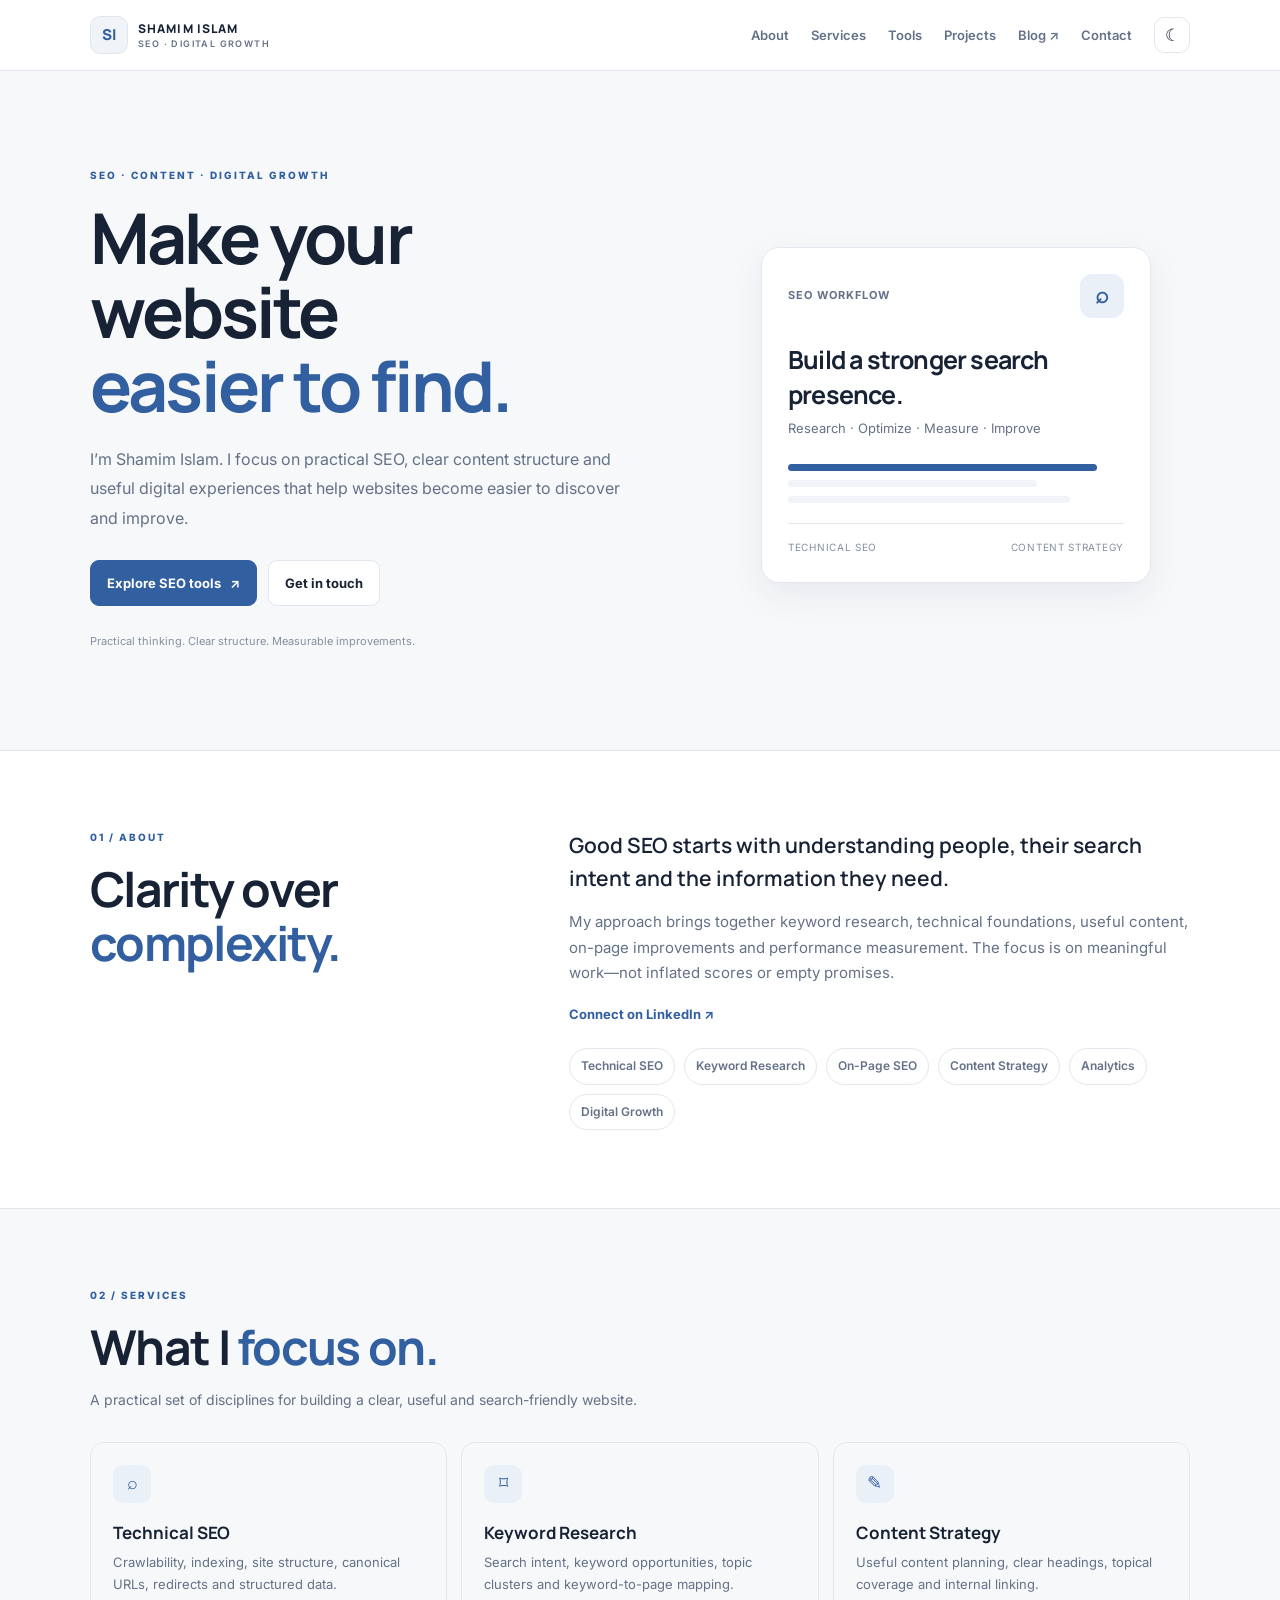
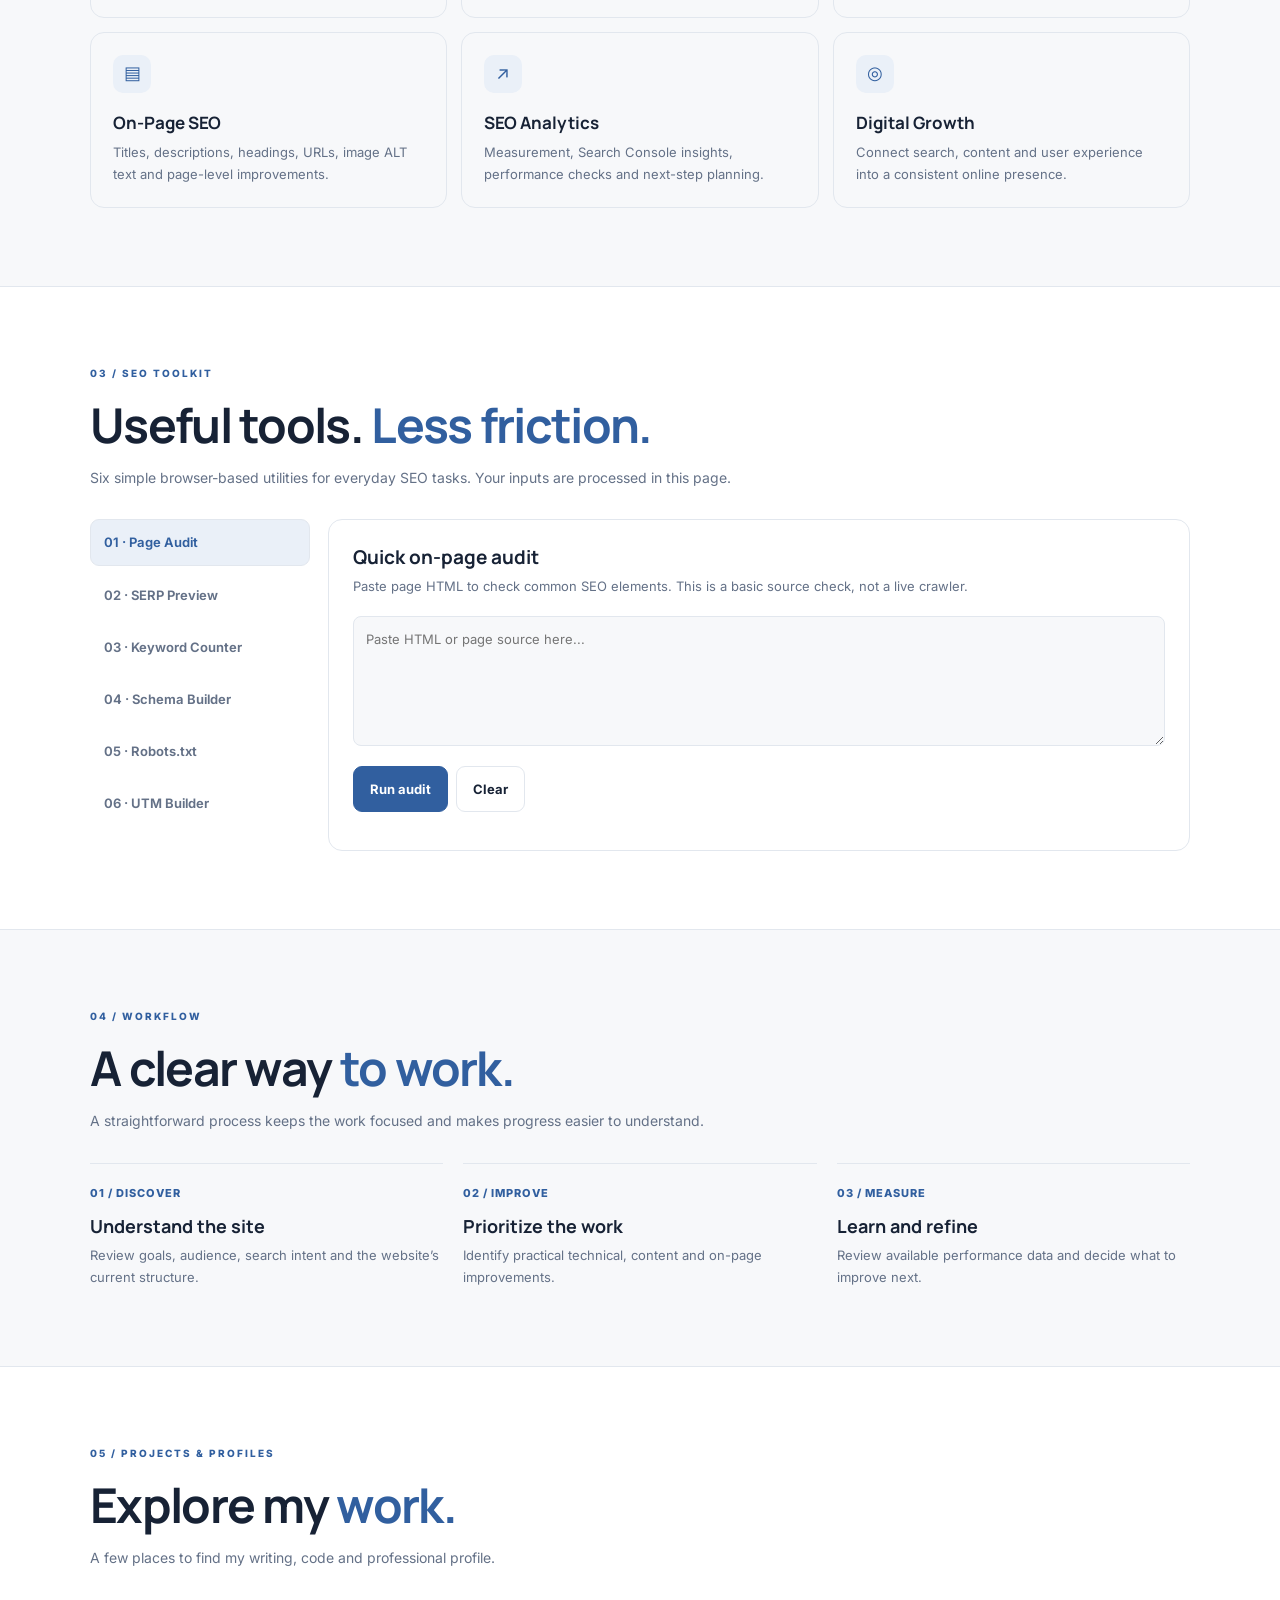
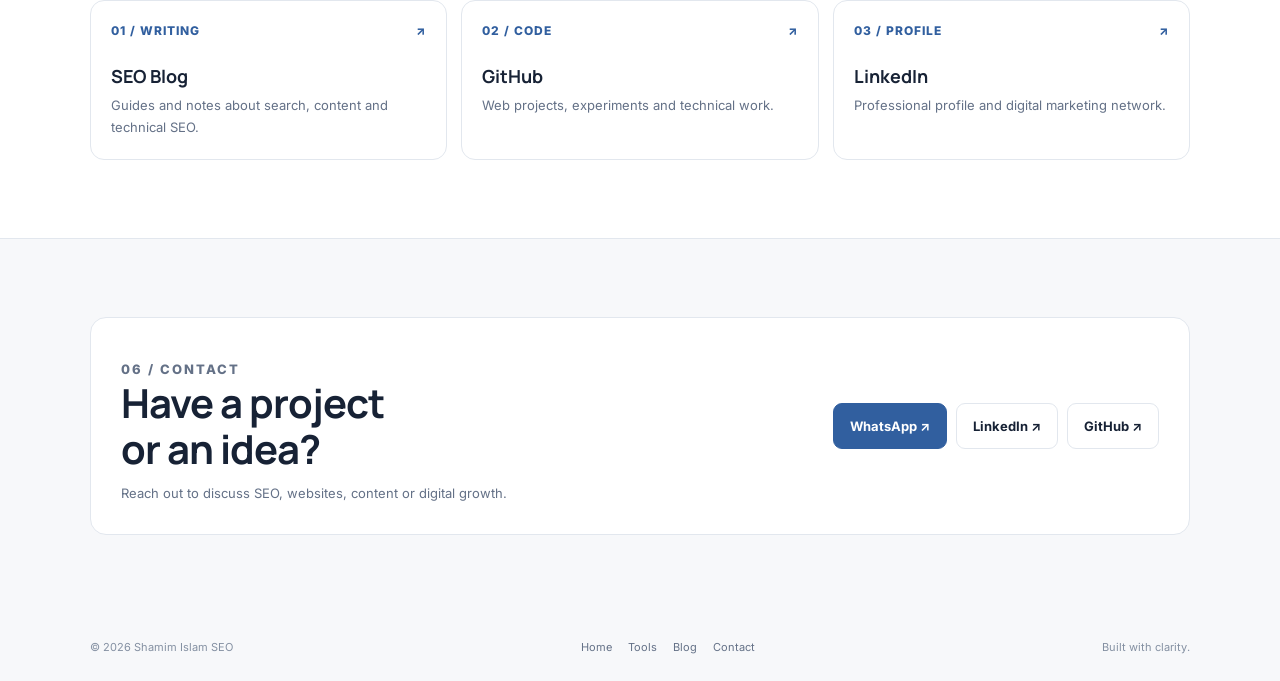
<file: index.html>
<!doctype html>
<html lang="en">
<head>
<meta charset="utf-8">
<meta name="viewport" content="width=device-width,initial-scale=1">
<meta name="google-site-verification" content="83art4-FNSVSx7OHyl4aTm2tDBfhGfmmEOHCPIMgnic">
<meta name="google-adsense-account" content="ca-pub-7573361603657066">
<title>Shamim Islam SEO — SEO Strategy &amp; Digital Growth</title>
<meta name="description" content="Shamim Islam SEO — practical SEO strategy, technical SEO, keyword research, content strategy and browser-based SEO tools.">
<meta name="author" content="Shamim Islam">
<meta name="robots" content="index,follow,max-image-preview:large">
<link rel="canonical" href="https://shamimislamseo.github.io/">
<link rel="icon" href="favicon.svg" type="image/svg+xml">
<meta name="theme-color" content="#f7f8fa">
<meta property="og:title" content="Shamim Islam SEO — SEO Strategy &amp; Digital Growth">
<meta property="og:description" content="Practical SEO strategy, technical SEO, content and browser-based SEO tools by Shamim Islam.">
<meta property="og:type" content="website">
<meta property="og:url" content="https://shamimislamseo.github.io/">
<meta name="twitter:card" content="summary">
<script async src="https://pagead2.googlesyndication.com/pagead/js/adsbygoogle.js?client=ca-pub-7573361603657066" crossorigin="anonymous"></script>
<script type="application/ld+json">{"@context":"https://schema.org","@graph":[{"@type":"Person","@id":"https://shamimislamseo.github.io/#person","name":"Shamim Islam","alternateName":["Shamim Islam SEO","ShamimIslamSEO"],"url":"https://shamimislamseo.github.io/","jobTitle":"SEO Strategist & Digital Marketer","knowsAbout":["SEO","Technical SEO","Keyword Research","Content Strategy","Analytics","Digital Marketing"],"sameAs":["https://github.com/shamimislamseo","https://www.linkedin.com/in/shamimislamseo/","https://shamimislamseo.blogspot.com/","https://linktr.ee/shamimislamseo"]},{"@type":"WebSite","@id":"https://shamimislamseo.github.io/#website","url":"https://shamimislamseo.github.io/","name":"Shamim Islam SEO","publisher":{"@id":"https://shamimislamseo.github.io/#person"},"inLanguage":"en"}]}</script>
<link rel="preconnect" href="https://fonts.googleapis.com">
<link rel="preconnect" href="https://fonts.gstatic.com" crossorigin>
<link href="https://fonts.googleapis.com/css2?family=Inter:wght@400;500;600;700;800&family=Manrope:wght@500;600;700;800&display=swap" rel="stylesheet">
<link rel="stylesheet" href="site.css">
</head>
<body>
<div id="progress" aria-hidden="true"></div>
<header class="site-header">
  <div class="header-inner">
    <a class="brand" href="#home" aria-label="Shamim Islam SEO home">
      <span class="brand-mark">SI</span>
      <span class="brand-name">SHAMIM ISLAM<small>SEO · DIGITAL GROWTH</small></span>
    </a>
    <button class="menu-toggle" id="menuToggle" aria-label="Open navigation" aria-expanded="false">☰</button>
    <nav class="main-nav" id="mainNav" aria-label="Main navigation">
      <a href="#about">About</a><a href="#services">Services</a><a href="#tools">Tools</a><a href="#projects">Projects</a><a href="https://shamimislamseo.blogspot.com/" target="_blank" rel="noopener">Blog ↗</a><a href="#contact">Contact</a>
      <button class="theme-toggle" id="themeToggle" type="button" aria-label="Switch to dark theme" title="Switch theme">☾</button>
    </nav>
  </div>
</header>

<main id="home">
<section class="hero wrap">
  <div class="hero-copy reveal">
    <p class="eyebrow">SEO · CONTENT · DIGITAL GROWTH</p>
    <h1>Make your website<br><span>easier to find.</span></h1>
    <p class="hero-lead">I’m Shamim Islam. I focus on practical SEO, clear content structure and useful digital experiences that help websites become easier to discover and improve.</p>
    <div class="actions">
      <a class="btn btn-primary" href="#tools">Explore SEO tools <span aria-hidden="true">↗</span></a>
      <a class="btn" href="#contact">Get in touch</a>
    </div>
    <p class="hero-note">Practical thinking. Clear structure. Measurable improvements.</p>
  </div>
  <div class="hero-visual reveal" aria-label="SEO strategy illustration">
    <div class="visual-card">
      <div class="visual-top"><span>SEO WORKFLOW</span><span class="visual-mark" aria-hidden="true">⌕</span></div>
      <h2>Build a stronger search presence.</h2>
      <p>Research · Optimize · Measure · Improve</p>
      <div class="visual-lines" aria-hidden="true"><i></i><i></i><i></i></div>
      <div class="visual-foot"><span>TECHNICAL SEO</span><span>CONTENT STRATEGY</span></div>
    </div>
  </div>
</section>

<section class="section section-alt" id="about">
  <div class="wrap about-grid">
    <div class="section-head reveal"><p class="eyebrow">01 / ABOUT</p><h2 class="section-title">Clarity over <span>complexity.</span></h2></div>
    <div class="about-copy reveal">
      <p class="lead">Good SEO starts with understanding people, their search intent and the information they need.</p>
      <p>My approach brings together keyword research, technical foundations, useful content, on-page improvements and performance measurement. The focus is on meaningful work—not inflated scores or empty promises.</p>
      <a class="text-link" href="https://www.linkedin.com/in/shamimislamseo/" target="_blank" rel="noopener">Connect on LinkedIn ↗</a>
      <div class="skill-list" aria-label="Areas of focus"><span>Technical SEO</span><span>Keyword Research</span><span>On-Page SEO</span><span>Content Strategy</span><span>Analytics</span><span>Digital Growth</span></div>
    </div>
  </div>
</section>

<section class="section" id="services">
  <div class="wrap">
    <div class="section-head reveal"><p class="eyebrow">02 / SERVICES</p><h2 class="section-title">What I <span>focus on.</span></h2><p class="section-intro">A practical set of disciplines for building a clear, useful and search-friendly website.</p></div>
    <div class="service-grid">
      <article class="service-card reveal"><span class="service-icon" aria-hidden="true">⌕</span><h3>Technical SEO</h3><p>Crawlability, indexing, site structure, canonical URLs, redirects and structured data.</p></article>
      <article class="service-card reveal"><span class="service-icon" aria-hidden="true">⌑</span><h3>Keyword Research</h3><p>Search intent, keyword opportunities, topic clusters and keyword-to-page mapping.</p></article>
      <article class="service-card reveal"><span class="service-icon" aria-hidden="true">✎</span><h3>Content Strategy</h3><p>Useful content planning, clear headings, topical coverage and internal linking.</p></article>
      <article class="service-card reveal"><span class="service-icon" aria-hidden="true">▤</span><h3>On-Page SEO</h3><p>Titles, descriptions, headings, URLs, image ALT text and page-level improvements.</p></article>
      <article class="service-card reveal"><span class="service-icon" aria-hidden="true">↗</span><h3>SEO Analytics</h3><p>Measurement, Search Console insights, performance checks and next-step planning.</p></article>
      <article class="service-card reveal"><span class="service-icon" aria-hidden="true">◎</span><h3>Digital Growth</h3><p>Connect search, content and user experience into a consistent online presence.</p></article>
    </div>
  </div>
</section>

<section class="section section-alt" id="tools">
  <div class="wrap">
    <div class="section-head reveal"><p class="eyebrow">03 / SEO TOOLKIT</p><h2 class="section-title">Useful tools. <span>Less friction.</span></h2><p class="section-intro">Six simple browser-based utilities for everyday SEO tasks. Your inputs are processed in this page.</p></div>
    <div class="tool-layout reveal">
      <div class="tool-tabs" role="tablist" aria-label="SEO tools">
        <button class="tool-tab active" role="tab" aria-selected="true" data-tool="audit">01 · Page Audit</button>
        <button class="tool-tab" role="tab" aria-selected="false" data-tool="serp">02 · SERP Preview</button>
        <button class="tool-tab" role="tab" aria-selected="false" data-tool="count">03 · Keyword Counter</button>
        <button class="tool-tab" role="tab" aria-selected="false" data-tool="schema">04 · Schema Builder</button>
        <button class="tool-tab" role="tab" aria-selected="false" data-tool="robots">05 · Robots.txt</button>
        <button class="tool-tab" role="tab" aria-selected="false" data-tool="utm">06 · UTM Builder</button>
      </div>
      <div>
        <section class="tool-panel active" id="panel-audit" role="tabpanel">
          <h3 class="tool-heading">Quick on-page audit</h3><p class="tool-description">Paste page HTML to check common SEO elements. This is a basic source check, not a live crawler.</p>
          <textarea id="auditInput" class="tool-input" placeholder="Paste HTML or page source here..."></textarea>
          <div class="tool-actions"><button class="btn btn-primary" id="runAudit">Run audit</button><button class="btn" id="clearAudit">Clear</button></div>
          <div id="auditResults" class="result-list" aria-live="polite"></div>
        </section>
        <section class="tool-panel" id="panel-serp" role="tabpanel">
          <h3 class="tool-heading">Google search preview</h3><p class="tool-description">Preview a title, URL and description in a simple search-result layout.</p>
          <div class="field-grid">
            <label class="field full">Title <input id="st" maxlength="70" value="Shamim Islam SEO | SEO Strategy &amp; Digital Growth"></label>
            <label class="field full">URL <input id="su" value="https://shamimislamseo.github.io/"></label>
            <label class="field full">Description <textarea id="sd" rows="3" maxlength="180">Practical SEO strategy, technical SEO, useful content and digital marketing resources by Shamim Islam.</textarea></label>
          </div>
          <div class="serp-preview"><div class="serp-url" id="pu">https://shamimislamseo.github.io/</div><div class="serp-title" id="pt">Shamim Islam SEO | SEO Strategy &amp; Digital Growth</div><div class="serp-description" id="pd">Practical SEO strategy, technical SEO, useful content and digital marketing resources by Shamim Islam.</div></div>
          <div class="tool-actions"><button class="btn" id="clearSerp">Reset preview</button></div>
        </section>
        <section class="tool-panel" id="panel-count" role="tabpanel">
          <h3 class="tool-heading">Keyword &amp; content counter</h3><p class="tool-description">Count words, characters, sentences, estimated reading time and frequent terms.</p>
          <textarea id="ct" class="tool-input" placeholder="Paste your content here..."></textarea>
          <div class="counter-grid"><div class="counter-item"><b id="wc">0</b><small>Words</small></div><div class="counter-item"><b id="cc">0</b><small>Characters</small></div><div class="counter-item"><b id="sc">0</b><small>Sentences</small></div><div class="counter-item"><b id="rt">0 min</b><small>Reading time</small></div></div>
          <div id="words" class="tool-output" aria-live="polite"></div>
          <div class="tool-actions"><button class="btn" id="clearCount">Clear text</button></div>
        </section>
        <section class="tool-panel" id="panel-schema" role="tabpanel">
          <h3 class="tool-heading">Schema builder</h3><p class="tool-description">Create a basic Person, WebSite or Article JSON-LD snippet.</p>
          <div class="field-grid">
            <label class="field">Schema type <select id="sct"><option>Person</option><option>WebSite</option><option>Article</option></select></label>
            <label class="field">Name / headline <input id="scn" value="Shamim Islam"></label>
            <label class="field full">URL <input id="scu" value="https://shamimislamseo.github.io/"></label>
            <label class="field full">Description <textarea id="scd" rows="2">SEO strategy, digital marketing and useful search resources.</textarea></label>
          </div>
          <div class="tool-actions"><button class="btn btn-primary" id="schemaBtn">Generate JSON-LD</button><button class="btn" id="copySchema">Copy JSON-LD</button></div><pre id="schemaOut" class="tool-output"></pre>
        </section>
        <section class="tool-panel" id="panel-robots" role="tabpanel">
          <h3 class="tool-heading">Robots.txt generator</h3><p class="tool-description">Create a basic robots.txt rule and sitemap reference.</p>
          <div class="field-grid">
            <label class="field">User-agent <select id="ra"><option>*</option><option>Googlebot</option><option>Bingbot</option></select></label>
            <label class="field">Rule <select id="rr"><option>Allow</option><option>Disallow</option></select></label>
            <label class="field full">Path <input id="rp" value="/"></label>
            <label class="field full">Sitemap URL <input id="rs" value="https://shamimislamseo.github.io/sitemap.xml"></label>
          </div>
          <div class="tool-actions"><button class="btn btn-primary" id="robotBtn">Generate robots.txt</button><button class="btn" id="copyRobot">Copy file text</button></div><pre id="robotOut" class="tool-output"></pre>
        </section>
        <section class="tool-panel" id="panel-utm" role="tabpanel">
          <h3 class="tool-heading">UTM link builder</h3><p class="tool-description">Add campaign parameters to a destination URL.</p>
          <div class="field-grid">
            <label class="field full">Website URL <input id="uu" value="https://shamimislamseo.github.io/"></label>
            <label class="field">Source <input id="us" placeholder="facebook"></label><label class="field">Medium <input id="um" placeholder="social"></label>
            <label class="field">Campaign <input id="uc" placeholder="website-launch"></label><label class="field">Term <input id="ut" placeholder="optional"></label>
            <label class="field full">Content <input id="ux" placeholder="optional"></label>
          </div>
          <div class="tool-actions"><button class="btn btn-primary" id="utmBtn">Build campaign URL</button><button class="btn" id="copyUtm">Copy URL</button></div><div id="utmOut" class="tool-output"></div>
        </section>
      </div>
    </div>
  </div>
</section>

<section class="section" id="process">
  <div class="wrap">
    <div class="section-head reveal"><p class="eyebrow">04 / WORKFLOW</p><h2 class="section-title">A clear way <span>to work.</span></h2><p class="section-intro">A straightforward process keeps the work focused and makes progress easier to understand.</p></div>
    <div class="process-grid">
      <article class="process-item reveal"><span class="process-number">01 / DISCOVER</span><h3>Understand the site</h3><p>Review goals, audience, search intent and the website’s current structure.</p></article>
      <article class="process-item reveal"><span class="process-number">02 / IMPROVE</span><h3>Prioritize the work</h3><p>Identify practical technical, content and on-page improvements.</p></article>
      <article class="process-item reveal"><span class="process-number">03 / MEASURE</span><h3>Learn and refine</h3><p>Review available performance data and decide what to improve next.</p></article>
    </div>
  </div>
</section>

<section class="section section-alt" id="projects">
  <div class="wrap">
    <div class="section-head reveal"><p class="eyebrow">05 / PROJECTS &amp; PROFILES</p><h2 class="section-title">Explore my <span>work.</span></h2><p class="section-intro">A few places to find my writing, code and professional profile.</p></div>
    <div class="project-grid">
      <a class="project-card reveal" href="https://shamimislamseo.blogspot.com/" target="_blank" rel="noopener"><div class="project-top"><span>01 / WRITING</span><span>↗</span></div><h3>SEO Blog</h3><p>Guides and notes about search, content and technical SEO.</p></a>
      <a class="project-card reveal" href="https://github.com/shamimislamseo" target="_blank" rel="noopener"><div class="project-top"><span>02 / CODE</span><span>↗</span></div><h3>GitHub</h3><p>Web projects, experiments and technical work.</p></a>
      <a class="project-card reveal" href="https://www.linkedin.com/in/shamimislamseo/" target="_blank" rel="noopener"><div class="project-top"><span>03 / PROFILE</span><span>↗</span></div><h3>LinkedIn</h3><p>Professional profile and digital marketing network.</p></a>
    </div>
  </div>
</section>

<section class="section" id="contact">
  <div class="wrap contact-box reveal">
    <div><p class="eyebrow">06 / CONTACT</p><h2>Have a project<br>or an idea?</h2><p>Reach out to discuss SEO, websites, content or digital growth.</p></div>
    <div class="contact-links">
      <a class="btn btn-primary" href="https://wa.me/8801402570044" target="_blank" rel="noopener">WhatsApp ↗</a>
      <a class="btn" href="https://www.linkedin.com/in/shamimislamseo/" target="_blank" rel="noopener">LinkedIn ↗</a>
      <a class="btn" href="https://github.com/shamimislamseo" target="_blank" rel="noopener">GitHub ↗</a>
    </div>
  </div>
</section>
</main>

<footer class="wrap footer">
  <span>© <span id="year"></span> Shamim Islam SEO</span>
  <nav class="footer-links" aria-label="Footer navigation"><a href="#home">Home</a><a href="#tools">Tools</a><a href="https://shamimislamseo.blogspot.com/" target="_blank" rel="noopener">Blog</a><a href="#contact">Contact</a></nav>
  <span>Built with clarity.</span>
</footer>
<a class="back-top" id="backTop" href="#home" aria-label="Back to top">↑</a>

<script>
const $=s=>document.querySelector(s), $$=s=>document.querySelectorAll(s);
$('#year').textContent=new Date().getFullYear();
const root=document.documentElement,themeBtn=$('#themeToggle');
let savedTheme='light';try{savedTheme=localStorage.getItem('si-theme')||'light'}catch(e){}
function setTheme(theme){root.dataset.theme=theme;themeBtn.textContent=theme==='dark'?'☀':'☾';themeBtn.setAttribute('aria-label',theme==='dark'?'Switch to light theme':'Switch to dark theme');themeBtn.title=theme==='dark'?'Switch to light theme':'Switch to dark theme';const m=document.querySelector('meta[name="theme-color"]');if(m)m.content=theme==='dark'?'#101722':'#f7f8fa';try{localStorage.setItem('si-theme',theme)}catch(e){}}
setTheme(savedTheme);themeBtn.addEventListener('click',()=>setTheme(root.dataset.theme==='dark'?'light':'dark'));
const menu=$('#menuToggle'),nav=$('#mainNav');
menu.addEventListener('click',()=>{const open=nav.classList.toggle('open');menu.setAttribute('aria-expanded',String(open));menu.setAttribute('aria-label',open?'Close navigation':'Open navigation');menu.textContent=open?'×':'☰'});
nav.querySelectorAll('a').forEach(a=>a.addEventListener('click',()=>{nav.classList.remove('open');menu.setAttribute('aria-expanded','false');menu.textContent='☰'}));
const progress=$('#progress'),backTop=$('#backTop');
function onScroll(){const doc=document.documentElement;const max=doc.scrollHeight-innerHeight;progress.style.transform='scaleX('+(max>0?scrollY/max:0)+')';backTop.classList.toggle('visible',scrollY>450)}
addEventListener('scroll',onScroll,{passive:true});onScroll();
if('IntersectionObserver'in window&&!matchMedia('(prefers-reduced-motion: reduce)').matches){const io=new IntersectionObserver(entries=>entries.forEach(e=>{if(e.isIntersecting){e.target.classList.add('visible');io.unobserve(e.target)}}),{threshold:.08});$$('.reveal').forEach(el=>io.observe(el))}else $$('.reveal').forEach(el=>el.classList.add('visible'));
$$('.tool-tab').forEach(btn=>btn.addEventListener('click',()=>{$$('.tool-tab').forEach(b=>{b.classList.toggle('active',b===btn);b.setAttribute('aria-selected',String(b===btn))});$$('.tool-panel').forEach(p=>p.classList.toggle('active',p.id==='panel-'+btn.dataset.tool))}));
const setText=(id,value)=>{const el=$('#'+id);if(el)el.textContent=value};
$('#runAudit').addEventListener('click',()=>{const source=$('#auditInput').value;if(!source.trim()){setText('auditResults','Paste page HTML first.');return}const checks=[['Title',/<title[^>]*>[\s\S]{1,120}<\/title>/i.test(source),'Add a clear title tag'],['Meta description',/<meta[^>]+name=["']description["']/i.test(source),'Add a meta description'],['H1',/<h1\b/i.test(source),'Add one clear page H1'],['Canonical',/rel=["']canonical["']/i.test(source),'Review the canonical URL'],['Viewport',/name=["']viewport["']/i.test(source),'Add a mobile viewport tag'],['Image ALT',!/<img(?![^>]*\balt=)[^>]*>/i.test(source),'Review missing image ALT text'],['Structured data',/application\/ld\+json/i.test(source),'Consider relevant structured data'],['Robots',/name=["']robots["']/i.test(source),'Review indexing directives']];$('#auditResults').innerHTML=checks.map(c=>'<div class="result '+(c[1]?'good':'')+'"><b>'+(c[1]?'✓ ':'! ')+c[0]+'</b><small>'+(c[1]?'Detected':c[2])+'</small></div>').join('')});
$('#clearAudit').addEventListener('click',()=>{$('#auditInput').value='';$('#auditResults').innerHTML=''});
const st=$('#st'),su=$('#su'),sd=$('#sd');function updateSerp(){setText('pt',st.value||'Your page title');setText('pu',su.value||'your-website.com');setText('pd',sd.value||'Your page description will appear here.')}[st,su,sd].forEach(el=>el.addEventListener('input',updateSerp));
$('#clearSerp').addEventListener('click',()=>{st.value='Shamim Islam SEO | SEO Strategy & Digital Growth';su.value='https://shamimislamseo.github.io/';sd.value='Practical SEO strategy, technical SEO, useful content and digital marketing resources by Shamim Islam.';updateSerp()});
function updateCount(){const value=$('#ct').value.trim();const words=value?value.split(/\s+/u):[];const sentences=value?value.split(/[.!?।]+/u).filter(x=>x.trim()).length:0;setText('wc',words.length);setText('cc',$('#ct').value.length);setText('sc',sentences);setText('rt',(words.length?Math.max(1,Math.ceil(words.length/200)):0)+' min');const freq={};(value.toLocaleLowerCase().match(/[\p{L}\p{N}]{3,}/gu)||[]).forEach(w=>freq[w]=(freq[w]||0)+1);const top=Object.entries(freq).sort((a,b)=>b[1]-a[1]).slice(0,10);$('#words').textContent=top.length?'Frequent terms: '+top.map(x=>x[0]+' ('+x[1]+')').join(' · '):''}
$('#ct').addEventListener('input',updateCount);$('#clearCount').addEventListener('click',()=>{$('#ct').value='';updateCount()});
$('#schemaBtn').addEventListener('click',()=>{const type=$('#sct').value,name=$('#scn').value.trim(),url=$('#scu').value.trim(),description=$('#scd').value.trim();if(!name||!url){setText('schemaOut','Please enter a name and URL.');return}let data={'@context':'https://schema.org','@type':type,name,url,description};if(type==='Person')data.jobTitle='SEO Strategist & Digital Marketer';if(type==='Article')data.headline=name;setText('schemaOut',JSON.stringify(data,null,2))});
$('#robotBtn').addEventListener('click',()=>{const path=$('#rp').value.trim(),sitemap=$('#rs').value.trim();if(!path.startsWith('/')){setText('robotOut','Path must start with /.');return}if(sitemap&&!/^https?:\/\//i.test(sitemap)){setText('robotOut','Enter a valid sitemap URL.');return}setText('robotOut','User-agent: '+$('#ra').value+'\n'+$('#rr').value+': '+path+(sitemap?'\n\nSitemap: '+sitemap:''))});
$('#utmBtn').addEventListener('click',()=>{try{const url=new URL($('#uu').value);if(!['http:','https:'].includes(url.protocol))throw new Error();[['utm_source','us'],['utm_medium','um'],['utm_campaign','uc'],['utm_term','ut'],['utm_content','ux']].forEach(([key,id])=>{const value=$('#'+id).value.trim();if(value)url.searchParams.set(key,value);else url.searchParams.delete(key)});setText('utmOut',url.toString())}catch(e){setText('utmOut','Please enter a valid http or https URL.')}});
async function copyFrom(id){const value=$('#'+id).textContent;if(!value){return}try{await navigator.clipboard.writeText(value);const btn=$('#copy'+(id==='schemaOut'?'Schema':id==='robotOut'?'Robot':'Utm'));const old=btn.textContent;btn.textContent='Copied';setTimeout(()=>btn.textContent=old,1200)}catch(e){setText(id,value+'\n(Copy is unavailable in this browser context.)')}}
$('#copySchema').addEventListener('click',()=>copyFrom('schemaOut'));$('#copyRobot').addEventListener('click',()=>copyFrom('robotOut'));$('#copyUtm').addEventListener('click',()=>copyFrom('utmOut'));
</script>
</body>
</html>
</file>
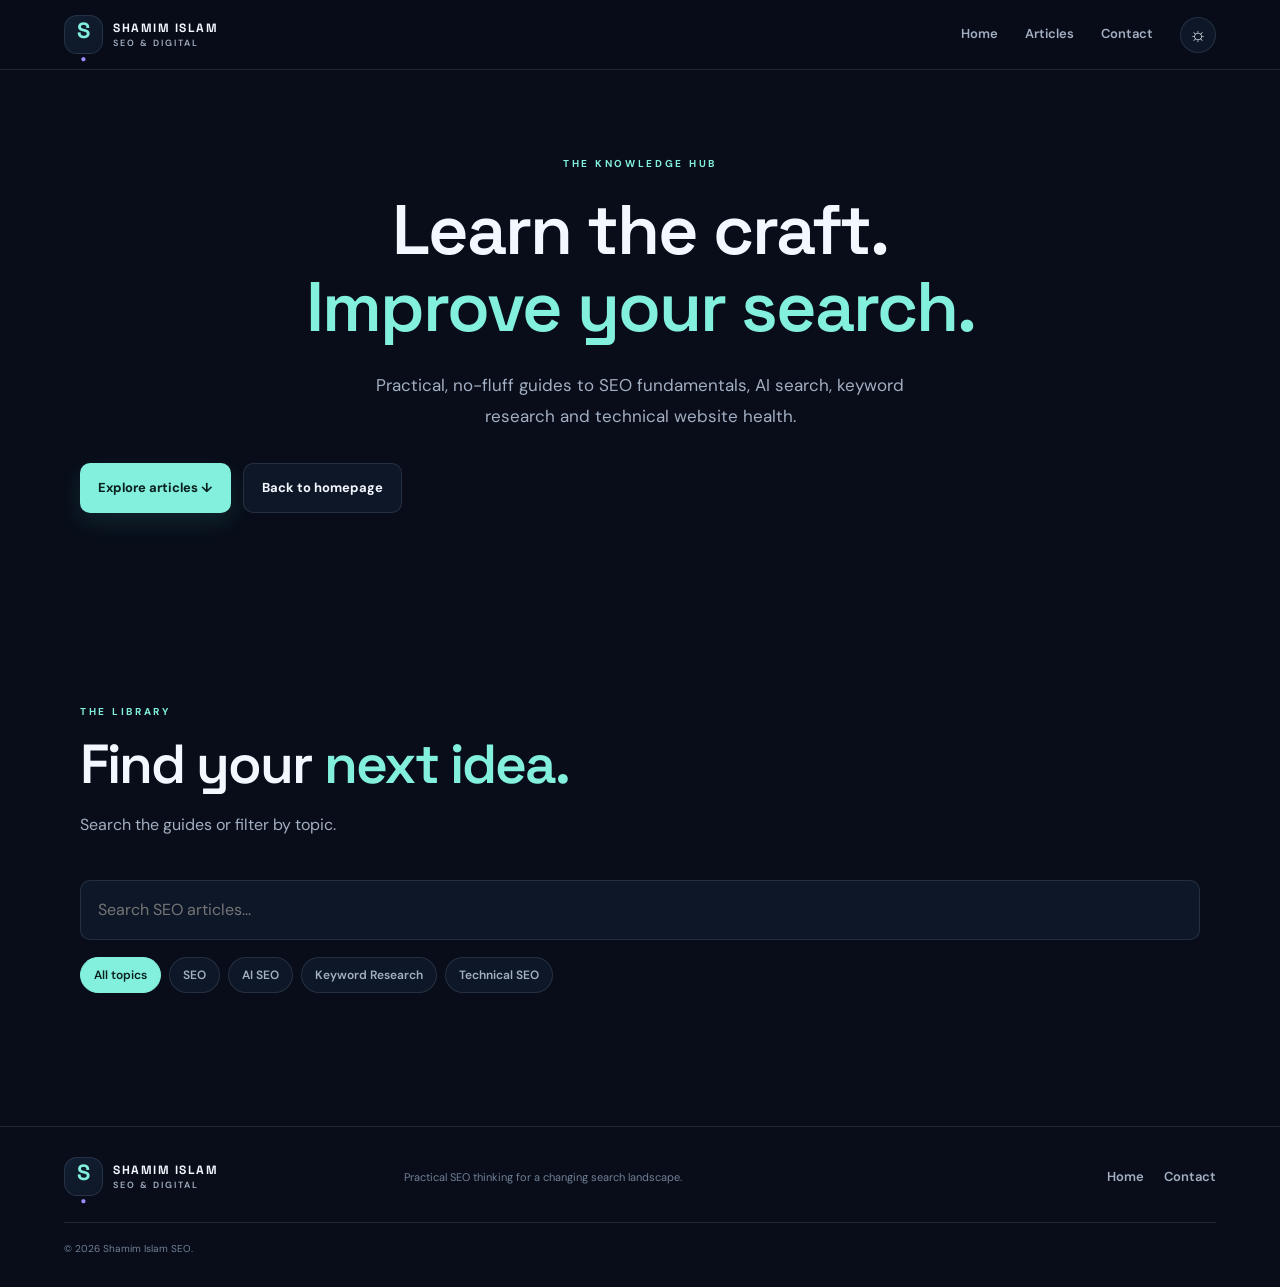
<file: blog/index.html>
<!doctype html><html lang="en"><head><meta charset="utf-8"><meta name="viewport" content="width=device-width,initial-scale=1"><title>SEO Blog | ShamimIslamSEO</title><meta name="description" content="Practical guides about SEO, AI SEO, keyword research and technical SEO by ShamimIslamSEO."><meta name="robots" content="index,follow,max-image-preview:large"><link rel="canonical" href="https://shamimislamseo.github.io/blog/"><meta name="theme-color" content="#080d19"><meta property="og:title" content="SEO Blog | ShamimIslamSEO"><meta property="og:description" content="Practical guides about SEO, AI SEO, keyword research and technical SEO."><meta property="og:type" content="website"><meta property="og:url" content="https://shamimislamseo.github.io/blog/"><link rel="stylesheet" href="../style.css"><script type="application/ld+json">{"@context":"https://schema.org","@type":"Blog","name":"ShamimIslamSEO Blog","url":"https://shamimislamseo.github.io/blog/","author":{"@type":"Person","name":"Shamim Islam"}}</script></head><body><header class="site-header"><a class="brand" href="../"><span class="brand-mark">S<span>·</span></span><span class="brand-name">SHAMIM ISLAM<small>SEO & DIGITAL</small></span></a><button class="menu" aria-label="Toggle navigation" aria-expanded="false">☰</button><nav class="main-nav"><a href="../">Home</a><a href="#articles">Articles</a><a href="../#contact">Contact</a><button class="theme-toggle" type="button" aria-label="Switch color theme">☼</button></nav></header><main class="blog-page"><section class="hero section-wrap"><p class="eyebrow">THE KNOWLEDGE HUB</p><h1>Learn the craft.<br><span>Improve your search.</span></h1><p class="hero-lead">Practical, no-fluff guides to SEO fundamentals, AI search, keyword research and technical website health.</p><div class="hero-actions"><a class="button button-primary" href="#articles">Explore articles ↓</a><a class="button button-secondary" href="../">Back to homepage</a></div></section><section id="articles" class="section-wrap section-pad"><div class="section-heading"><p class="eyebrow">THE LIBRARY</p><h2>Find your <span>next idea.</span></h2><p class="section-intro">Search the guides or filter by topic.</p></div><div class="blog-tools"><input id="search" type="search" placeholder="Search SEO articles..." aria-label="Search articles"><div class="filters"><button class="filter active" data-category="all">All topics</button><button class="filter" data-category="SEO">SEO</button><button class="filter" data-category="AI SEO">AI SEO</button><button class="filter" data-category="Keyword Research">Keyword Research</button><button class="filter" data-category="Technical SEO">Technical SEO</button></div></div><div id="posts"></div><p id="empty" hidden>No articles match your search. Try another keyword or category.</p></section></main><footer class="site-footer"><a class="brand footer-brand" href="../"><span class="brand-mark">S<span>·</span></span><span class="brand-name">SHAMIM ISLAM<small>SEO & DIGITAL</small></span></a><p>Practical SEO thinking for a changing search landscape.</p><div class="footer-links"><a href="../">Home</a><a href="../#contact">Contact</a></div><small>© <span id="year"></span> Shamim Islam SEO.</small></footer><script>const posts=[{title:'What Is SEO? A Practical Beginner Guide',cat:'SEO',desc:'Understand search intent, technical foundations and useful content.',url:'seo-basics.html',time:'6 min read'},{title:'AI SEO: Preparing Content for AI Search',cat:'AI SEO',desc:'Make content clear, trustworthy and easy to understand across modern search experiences.',url:'ai-seo.html',time:'5 min read'},{title:'Keyword Research: From Seed to Search Intent',cat:'Keyword Research',desc:'A repeatable workflow to discover topics and prioritize content opportunities.',url:'keyword-research.html',time:'5 min read'},{title:'Technical SEO Checklist for Modern Websites',cat:'Technical SEO',desc:'Review crawlability, indexing, internal links, performance and structured data.',url:'technical-seo.html',time:'7 min read'}];let category='all';const postsEl=document.getElementById('posts'),search=document.getElementById('search'),empty=document.getElementById('empty');function render(){const q=search.value.toLowerCase().trim();const list=posts.filter(p=>(category==='all'||p.cat===category)&&(!q||(p.title+' '+p.desc+' '+p.cat).toLowerCase().includes(q)));postsEl.innerHTML=list.map((p,i)=>'<a class="article-card reveal is-visible" href="'+p.url+'"><span class="article-category">'+p.cat.toUpperCase()+'</span><h3>'+p.title+'</h3><p>'+p.desc+'</p><span class="article-read">'+p.time+' <b>Read guide ↗</b></span></a>').join('');postsEl.className='article-grid';empty.hidden=list.length!==0}document.querySelectorAll('.filter').forEach(b=>b.onclick=()=>{document.querySelectorAll('.filter').forEach(x=>x.classList.remove('active'));b.classList.add('active');category=b.dataset.category;render()});search.oninput=render;document.getElementById('year').textContent=new Date().getFullYear();const menu=document.querySelector('.menu'),nav=document.querySelector('.main-nav');menu.onclick=()=>{const open=nav.classList.toggle('is-open');menu.setAttribute('aria-expanded',String(open));menu.textContent=open?'×':'☰'};nav.querySelectorAll('a').forEach(a=>a.onclick=()=>{nav.classList.remove('is-open');menu.setAttribute('aria-expanded','false');menu.textContent='☰'});const themeButton=document.querySelector('.theme-toggle');if(localStorage.getItem('sis-theme')==='light')document.documentElement.dataset.theme='light';themeButton.textContent=document.documentElement.dataset.theme==='light'?'☾':'☼';themeButton.onclick=()=>{const light=document.documentElement.dataset.theme!=='light';document.documentElement.dataset.theme=light?'light':'dark';localStorage.setItem('sis-theme',light?'light':'dark');themeButton.textContent=light?'☾':'☼'};</script></body></html>
</file>
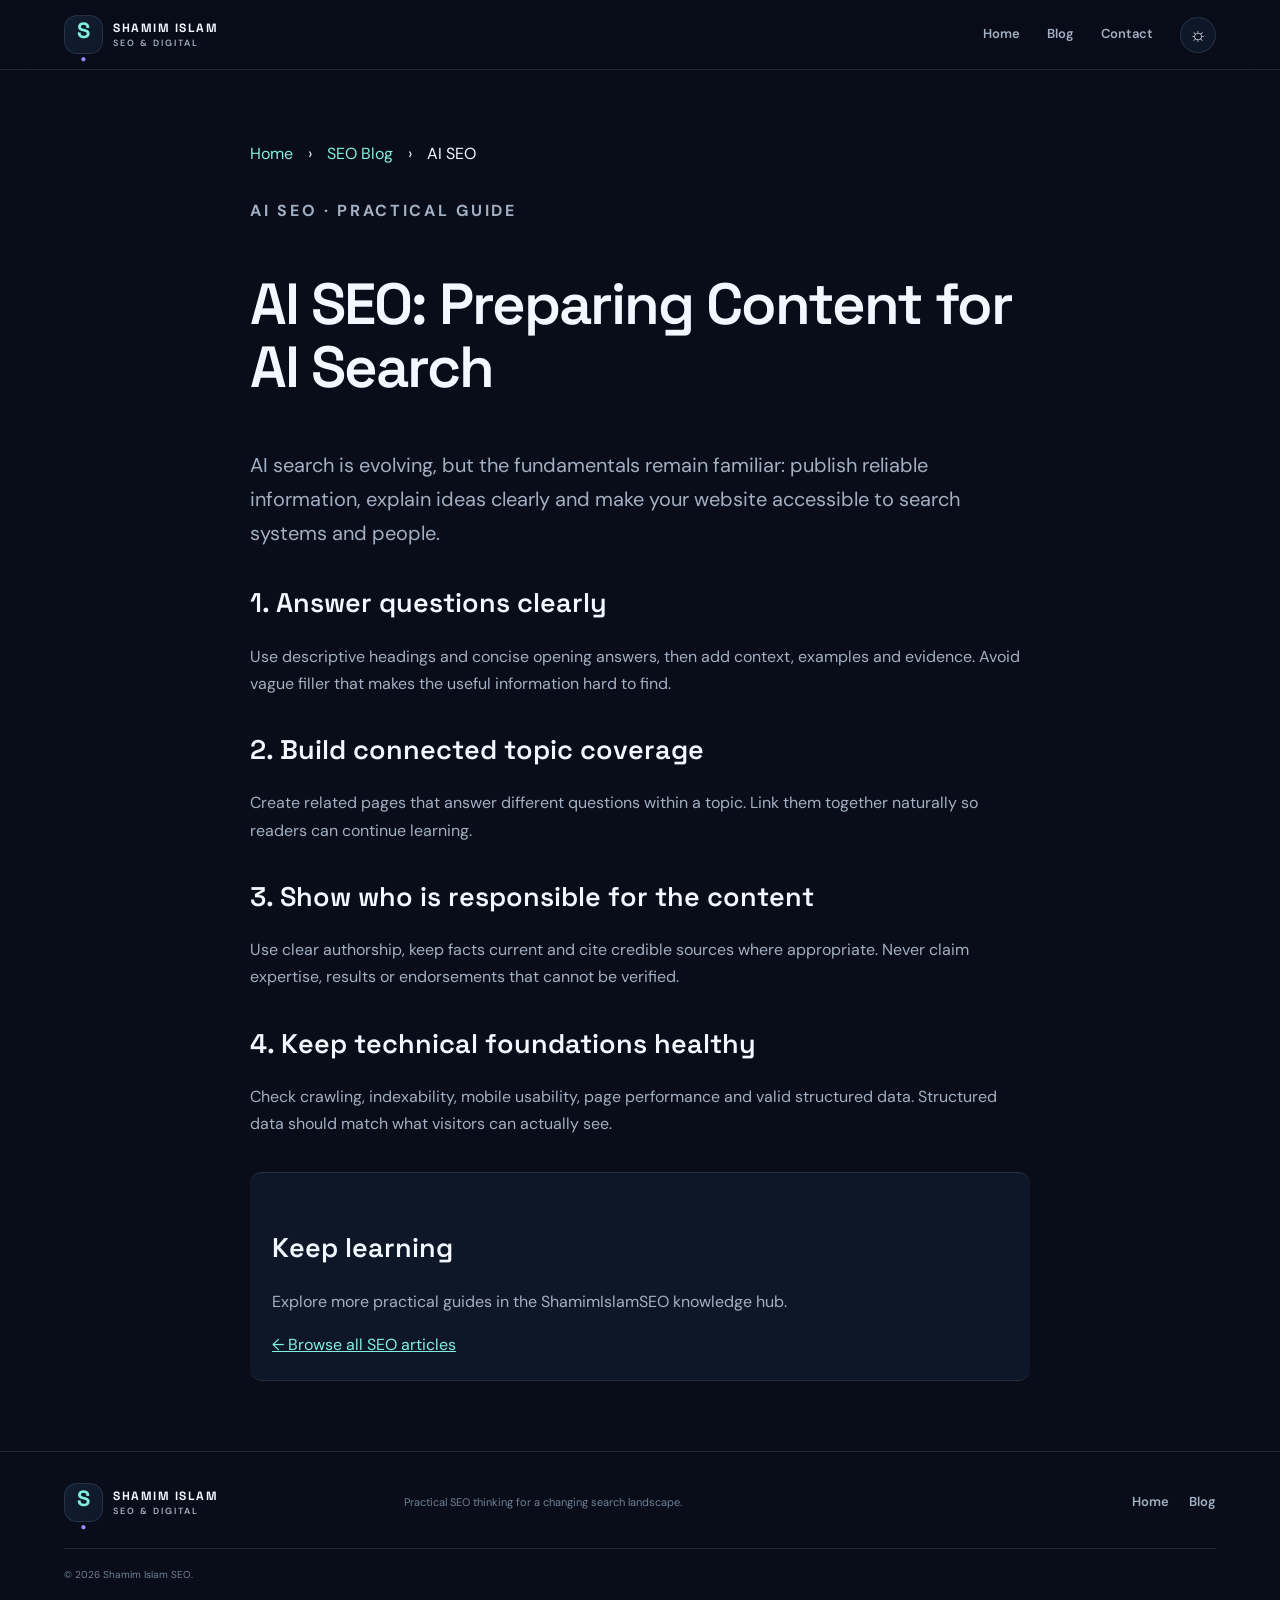
<file: blog/ai-seo.html>
<!doctype html><html lang="en"><head><meta charset="utf-8"><meta name="viewport" content="width=device-width,initial-scale=1"><title>AI SEO: Preparing Content for AI Search | ShamimIslamSEO</title><meta name="description" content="Practical principles for useful, trustworthy and understandable content in modern AI-assisted search experiences."><meta name="author" content="Shamim Islam"><meta name="robots" content="index,follow,max-image-preview:large"><link rel="canonical" href="https://shamimislamseo.github.io/blog/ai-seo.html"><meta name="theme-color" content="#080d19"><meta property="og:title" content="AI SEO: Preparing Content for AI Search"><meta property="og:description" content="Practical principles for useful, trustworthy and understandable content in modern AI-assisted search experiences."><meta property="og:type" content="article"><meta property="og:url" content="https://shamimislamseo.github.io/blog/ai-seo.html"><link rel="stylesheet" href="../style.css"><script type="application/ld+json">{"@context":"https://schema.org","@graph":[{"@type":"Article","headline":"AI SEO: Preparing Content for AI Search","description":"Practical principles for useful, trustworthy and understandable content in modern AI-assisted search experiences.","author":{"@type":"Person","name":"Shamim Islam","url":"https://shamimislamseo.github.io/"},"publisher":{"@type":"Person","name":"Shamim Islam"},"mainEntityOfPage":"https://shamimislamseo.github.io/blog/ai-seo.html","inLanguage":"en"},{"@type":"BreadcrumbList","itemListElement":[{"@type":"ListItem","position":1,"name":"Home","item":"https://shamimislamseo.github.io/"},{"@type":"ListItem","position":2,"name":"SEO Blog","item":"https://shamimislamseo.github.io/blog/"},{"@type":"ListItem","position":3,"name":"AI SEO: Preparing Content for AI Search","item":"https://shamimislamseo.github.io/blog/ai-seo.html"}]}]}</script></head><body><header class="site-header"><a class="brand" href="../"><span class="brand-mark">S<span>·</span></span><span class="brand-name">SHAMIM ISLAM<small>SEO & DIGITAL</small></span></a><button class="menu" aria-label="Toggle navigation" aria-expanded="false">☰</button><nav class="main-nav"><a href="../">Home</a><a href="./">Blog</a><a href="../#contact">Contact</a><button class="theme-toggle" type="button" aria-label="Switch color theme">☼</button></nav></header><main class="section-wrap"><article class="article-body"><nav aria-label="Breadcrumb"><a href="../">Home</a><span>›</span><a href="./">SEO Blog</a><span>›</span><span>AI SEO</span></nav><p class="eyebrow">AI SEO · PRACTICAL GUIDE</p><h1>AI SEO: Preparing Content for AI Search</h1><p class="lead">AI search is evolving, but the fundamentals remain familiar: publish reliable information, explain ideas clearly and make your website accessible to search systems and people.</p><h2>1. Answer questions clearly</h2><p>Use descriptive headings and concise opening answers, then add context, examples and evidence. Avoid vague filler that makes the useful information hard to find.</p><h2>2. Build connected topic coverage</h2><p>Create related pages that answer different questions within a topic. Link them together naturally so readers can continue learning.</p><h2>3. Show who is responsible for the content</h2><p>Use clear authorship, keep facts current and cite credible sources where appropriate. Never claim expertise, results or endorsements that cannot be verified.</p><h2>4. Keep technical foundations healthy</h2><p>Check crawling, indexability, mobile usability, page performance and valid structured data. Structured data should match what visitors can actually see.</p><div class="section-band" style="padding:22px;border-radius:12px;margin-top:35px"><h2>Keep learning</h2><p>Explore more practical guides in the ShamimIslamSEO knowledge hub.</p><a href="./">← Browse all SEO articles</a></div></article></main><footer class="site-footer"><a class="brand footer-brand" href="../"><span class="brand-mark">S<span>·</span></span><span class="brand-name">SHAMIM ISLAM<small>SEO & DIGITAL</small></span></a><p>Practical SEO thinking for a changing search landscape.</p><div class="footer-links"><a href="../">Home</a><a href="./">Blog</a></div><small>© <span id="year"></span> Shamim Islam SEO.</small></footer><script>document.getElementById('year').textContent=new Date().getFullYear();const menu=document.querySelector('.menu'),nav=document.querySelector('.main-nav');menu.onclick=()=>{const open=nav.classList.toggle('is-open');menu.setAttribute('aria-expanded',String(open));menu.textContent=open?'×':'☰'};nav.querySelectorAll('a').forEach(a=>a.onclick=()=>{nav.classList.remove('is-open');menu.setAttribute('aria-expanded','false');menu.textContent='☰'});const t=document.querySelector('.theme-toggle');if(localStorage.getItem('sis-theme')==='light')document.documentElement.dataset.theme='light';t.textContent=document.documentElement.dataset.theme==='light'?'☾':'☼';t.onclick=()=>{const light=document.documentElement.dataset.theme!=='light';document.documentElement.dataset.theme=light?'light':'dark';localStorage.setItem('sis-theme',light?'light':'dark');t.textContent=light?'☾':'☼'};</script></body></html>
</file>
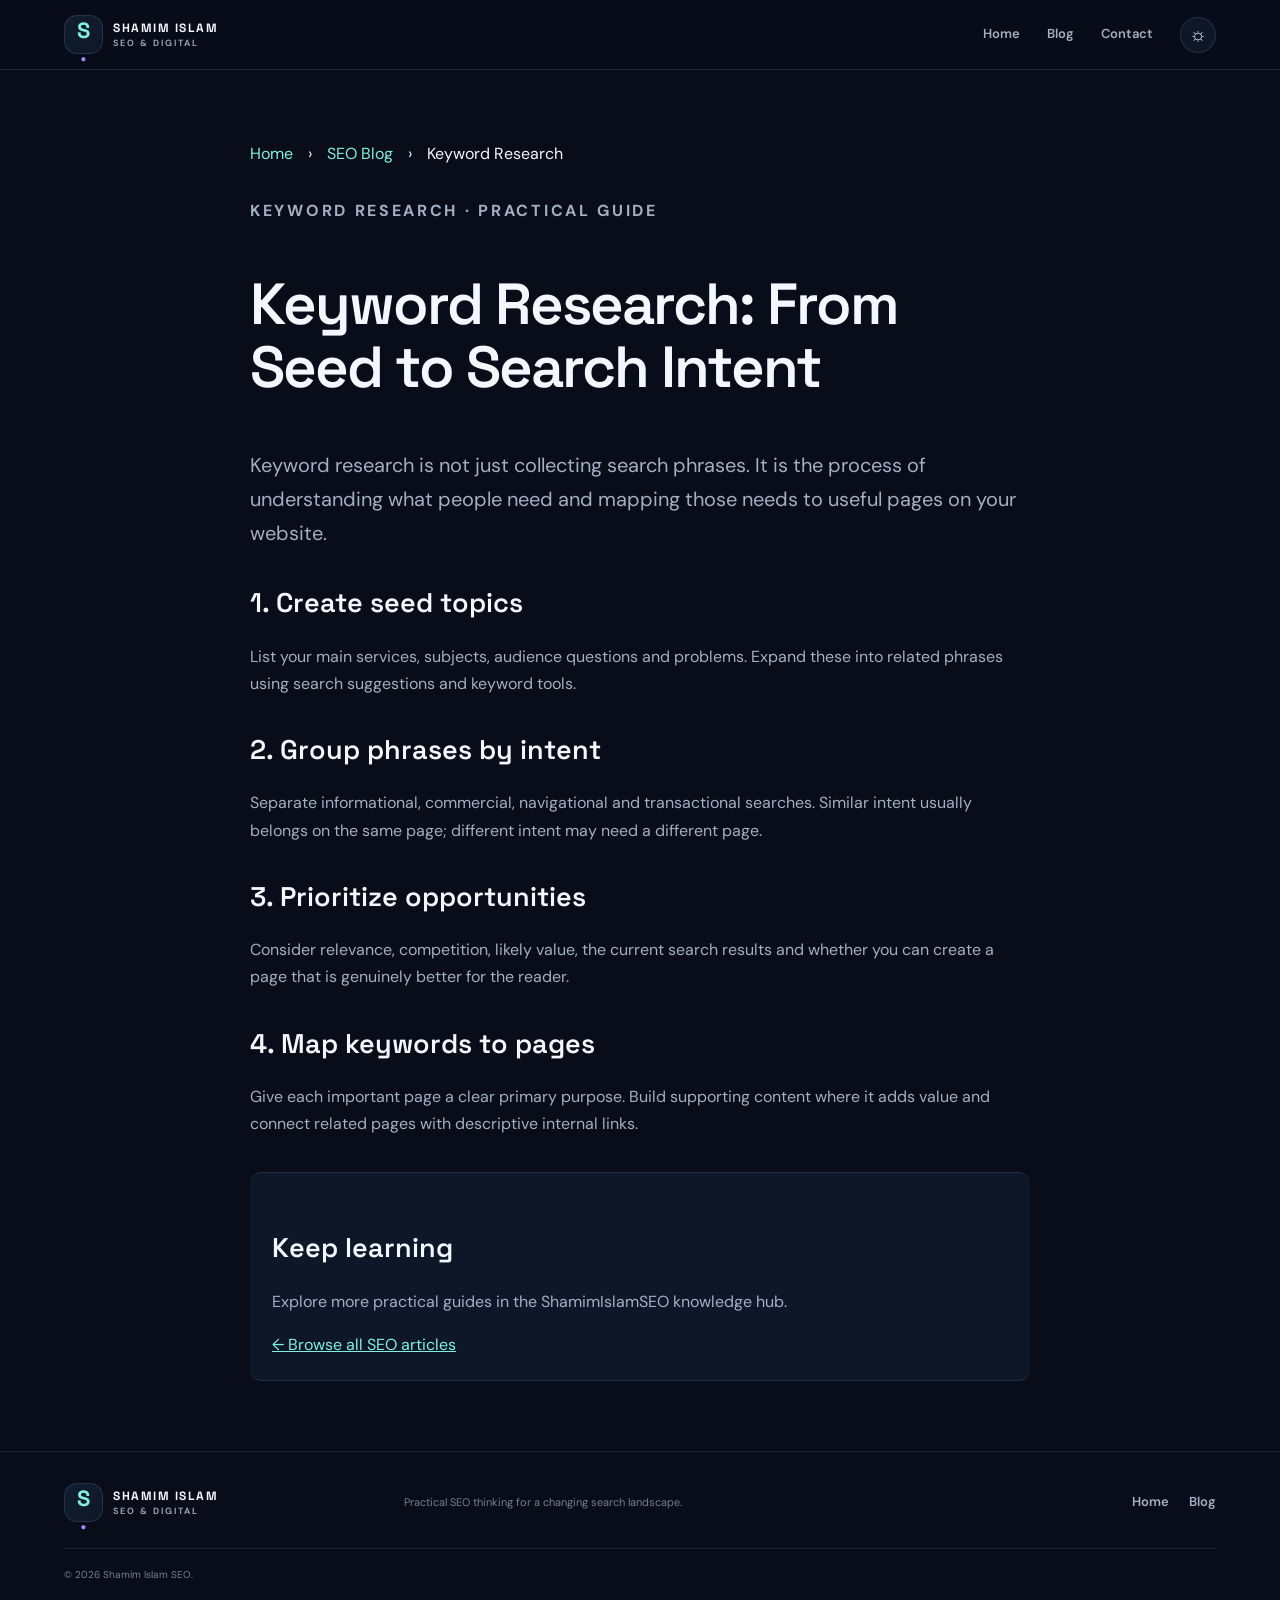
<file: blog/keyword-research.html>
<!doctype html><html lang="en"><head><meta charset="utf-8"><meta name="viewport" content="width=device-width,initial-scale=1"><title>Keyword Research: From Seed to Search Intent | ShamimIslamSEO</title><meta name="description" content="Learn a practical keyword research workflow using topic groups, search intent and content priorities."><meta name="author" content="Shamim Islam"><meta name="robots" content="index,follow,max-image-preview:large"><link rel="canonical" href="https://shamimislamseo.github.io/blog/keyword-research.html"><meta name="theme-color" content="#080d19"><meta property="og:title" content="Keyword Research: From Seed to Search Intent"><meta property="og:description" content="Learn a practical keyword research workflow using topic groups, search intent and content priorities."><meta property="og:type" content="article"><meta property="og:url" content="https://shamimislamseo.github.io/blog/keyword-research.html"><link rel="stylesheet" href="../style.css"><script type="application/ld+json">{"@context":"https://schema.org","@graph":[{"@type":"Article","headline":"Keyword Research: From Seed to Search Intent","description":"Learn a practical keyword research workflow using topic groups, search intent and content priorities.","author":{"@type":"Person","name":"Shamim Islam","url":"https://shamimislamseo.github.io/"},"publisher":{"@type":"Person","name":"Shamim Islam"},"mainEntityOfPage":"https://shamimislamseo.github.io/blog/keyword-research.html","inLanguage":"en"},{"@type":"BreadcrumbList","itemListElement":[{"@type":"ListItem","position":1,"name":"Home","item":"https://shamimislamseo.github.io/"},{"@type":"ListItem","position":2,"name":"SEO Blog","item":"https://shamimislamseo.github.io/blog/"},{"@type":"ListItem","position":3,"name":"Keyword Research: From Seed to Search Intent","item":"https://shamimislamseo.github.io/blog/keyword-research.html"}]}]}</script></head><body><header class="site-header"><a class="brand" href="../"><span class="brand-mark">S<span>·</span></span><span class="brand-name">SHAMIM ISLAM<small>SEO & DIGITAL</small></span></a><button class="menu" aria-label="Toggle navigation" aria-expanded="false">☰</button><nav class="main-nav"><a href="../">Home</a><a href="./">Blog</a><a href="../#contact">Contact</a><button class="theme-toggle" type="button" aria-label="Switch color theme">☼</button></nav></header><main class="section-wrap"><article class="article-body"><nav aria-label="Breadcrumb"><a href="../">Home</a><span>›</span><a href="./">SEO Blog</a><span>›</span><span>Keyword Research</span></nav><p class="eyebrow">KEYWORD RESEARCH · PRACTICAL GUIDE</p><h1>Keyword Research: From Seed to Search Intent</h1><p class="lead">Keyword research is not just collecting search phrases. It is the process of understanding what people need and mapping those needs to useful pages on your website.</p><h2>1. Create seed topics</h2><p>List your main services, subjects, audience questions and problems. Expand these into related phrases using search suggestions and keyword tools.</p><h2>2. Group phrases by intent</h2><p>Separate informational, commercial, navigational and transactional searches. Similar intent usually belongs on the same page; different intent may need a different page.</p><h2>3. Prioritize opportunities</h2><p>Consider relevance, competition, likely value, the current search results and whether you can create a page that is genuinely better for the reader.</p><h2>4. Map keywords to pages</h2><p>Give each important page a clear primary purpose. Build supporting content where it adds value and connect related pages with descriptive internal links.</p><div class="section-band" style="padding:22px;border-radius:12px;margin-top:35px"><h2>Keep learning</h2><p>Explore more practical guides in the ShamimIslamSEO knowledge hub.</p><a href="./">← Browse all SEO articles</a></div></article></main><footer class="site-footer"><a class="brand footer-brand" href="../"><span class="brand-mark">S<span>·</span></span><span class="brand-name">SHAMIM ISLAM<small>SEO & DIGITAL</small></span></a><p>Practical SEO thinking for a changing search landscape.</p><div class="footer-links"><a href="../">Home</a><a href="./">Blog</a></div><small>© <span id="year"></span> Shamim Islam SEO.</small></footer><script>document.getElementById('year').textContent=new Date().getFullYear();const menu=document.querySelector('.menu'),nav=document.querySelector('.main-nav');menu.onclick=()=>{const open=nav.classList.toggle('is-open');menu.setAttribute('aria-expanded',String(open));menu.textContent=open?'×':'☰'};nav.querySelectorAll('a').forEach(a=>a.onclick=()=>{nav.classList.remove('is-open');menu.setAttribute('aria-expanded','false');menu.textContent='☰'});const t=document.querySelector('.theme-toggle');if(localStorage.getItem('sis-theme')==='light')document.documentElement.dataset.theme='light';t.textContent=document.documentElement.dataset.theme==='light'?'☾':'☼';t.onclick=()=>{const light=document.documentElement.dataset.theme!=='light';document.documentElement.dataset.theme=light?'light':'dark';localStorage.setItem('sis-theme',light?'light':'dark');t.textContent=light?'☾':'☼'};</script></body></html>
</file>
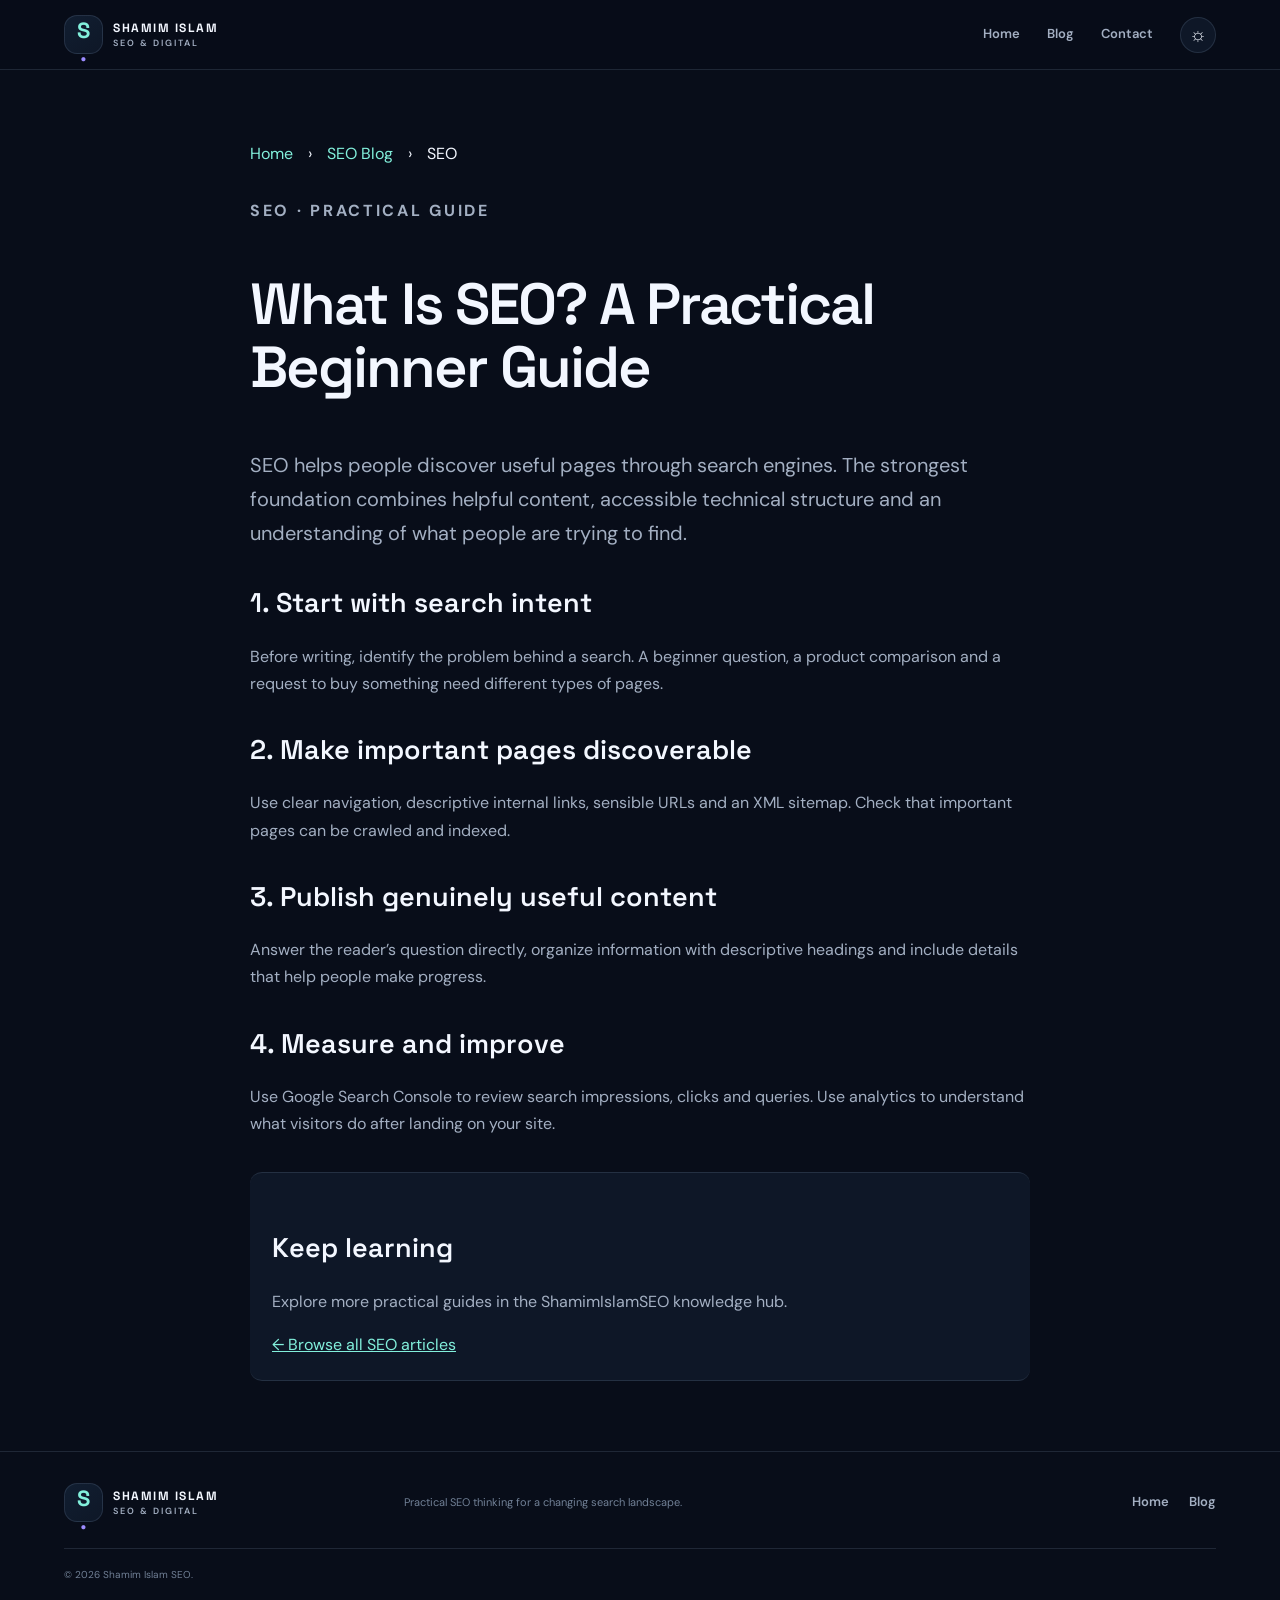
<file: blog/seo-basics.html>
<!doctype html><html lang="en"><head><meta charset="utf-8"><meta name="viewport" content="width=device-width,initial-scale=1"><title>What Is SEO? A Practical Beginner Guide | ShamimIslamSEO</title><meta name="description" content="A practical beginner guide to SEO, search intent, crawlability, useful content and organic visibility."><meta name="author" content="Shamim Islam"><meta name="robots" content="index,follow,max-image-preview:large"><link rel="canonical" href="https://shamimislamseo.github.io/blog/seo-basics.html"><meta name="theme-color" content="#080d19"><meta property="og:title" content="What Is SEO? A Practical Beginner Guide"><meta property="og:description" content="A practical beginner guide to SEO, search intent, crawlability, useful content and organic visibility."><meta property="og:type" content="article"><meta property="og:url" content="https://shamimislamseo.github.io/blog/seo-basics.html"><link rel="stylesheet" href="../style.css"><script type="application/ld+json">{"@context":"https://schema.org","@graph":[{"@type":"Article","headline":"What Is SEO? A Practical Beginner Guide","description":"A practical beginner guide to SEO, search intent, crawlability, useful content and organic visibility.","author":{"@type":"Person","name":"Shamim Islam","url":"https://shamimislamseo.github.io/"},"publisher":{"@type":"Person","name":"Shamim Islam"},"mainEntityOfPage":"https://shamimislamseo.github.io/blog/seo-basics.html","inLanguage":"en"},{"@type":"BreadcrumbList","itemListElement":[{"@type":"ListItem","position":1,"name":"Home","item":"https://shamimislamseo.github.io/"},{"@type":"ListItem","position":2,"name":"SEO Blog","item":"https://shamimislamseo.github.io/blog/"},{"@type":"ListItem","position":3,"name":"What Is SEO? A Practical Beginner Guide","item":"https://shamimislamseo.github.io/blog/seo-basics.html"}]}]}</script></head><body><header class="site-header"><a class="brand" href="../"><span class="brand-mark">S<span>·</span></span><span class="brand-name">SHAMIM ISLAM<small>SEO & DIGITAL</small></span></a><button class="menu" aria-label="Toggle navigation" aria-expanded="false">☰</button><nav class="main-nav"><a href="../">Home</a><a href="./">Blog</a><a href="../#contact">Contact</a><button class="theme-toggle" type="button" aria-label="Switch color theme">☼</button></nav></header><main class="section-wrap"><article class="article-body"><nav aria-label="Breadcrumb"><a href="../">Home</a><span>›</span><a href="./">SEO Blog</a><span>›</span><span>SEO</span></nav><p class="eyebrow">SEO · PRACTICAL GUIDE</p><h1>What Is SEO? A Practical Beginner Guide</h1><p class="lead">SEO helps people discover useful pages through search engines. The strongest foundation combines helpful content, accessible technical structure and an understanding of what people are trying to find.</p><h2>1. Start with search intent</h2><p>Before writing, identify the problem behind a search. A beginner question, a product comparison and a request to buy something need different types of pages.</p><h2>2. Make important pages discoverable</h2><p>Use clear navigation, descriptive internal links, sensible URLs and an XML sitemap. Check that important pages can be crawled and indexed.</p><h2>3. Publish genuinely useful content</h2><p>Answer the reader’s question directly, organize information with descriptive headings and include details that help people make progress.</p><h2>4. Measure and improve</h2><p>Use Google Search Console to review search impressions, clicks and queries. Use analytics to understand what visitors do after landing on your site.</p><div class="section-band" style="padding:22px;border-radius:12px;margin-top:35px"><h2>Keep learning</h2><p>Explore more practical guides in the ShamimIslamSEO knowledge hub.</p><a href="./">← Browse all SEO articles</a></div></article></main><footer class="site-footer"><a class="brand footer-brand" href="../"><span class="brand-mark">S<span>·</span></span><span class="brand-name">SHAMIM ISLAM<small>SEO & DIGITAL</small></span></a><p>Practical SEO thinking for a changing search landscape.</p><div class="footer-links"><a href="../">Home</a><a href="./">Blog</a></div><small>© <span id="year"></span> Shamim Islam SEO.</small></footer><script>document.getElementById('year').textContent=new Date().getFullYear();const menu=document.querySelector('.menu'),nav=document.querySelector('.main-nav');menu.onclick=()=>{const open=nav.classList.toggle('is-open');menu.setAttribute('aria-expanded',String(open));menu.textContent=open?'×':'☰'};nav.querySelectorAll('a').forEach(a=>a.onclick=()=>{nav.classList.remove('is-open');menu.setAttribute('aria-expanded','false');menu.textContent='☰'});const t=document.querySelector('.theme-toggle');if(localStorage.getItem('sis-theme')==='light')document.documentElement.dataset.theme='light';t.textContent=document.documentElement.dataset.theme==='light'?'☾':'☼';t.onclick=()=>{const light=document.documentElement.dataset.theme!=='light';document.documentElement.dataset.theme=light?'light':'dark';localStorage.setItem('sis-theme',light?'light':'dark');t.textContent=light?'☾':'☼'};</script></body></html>
</file>
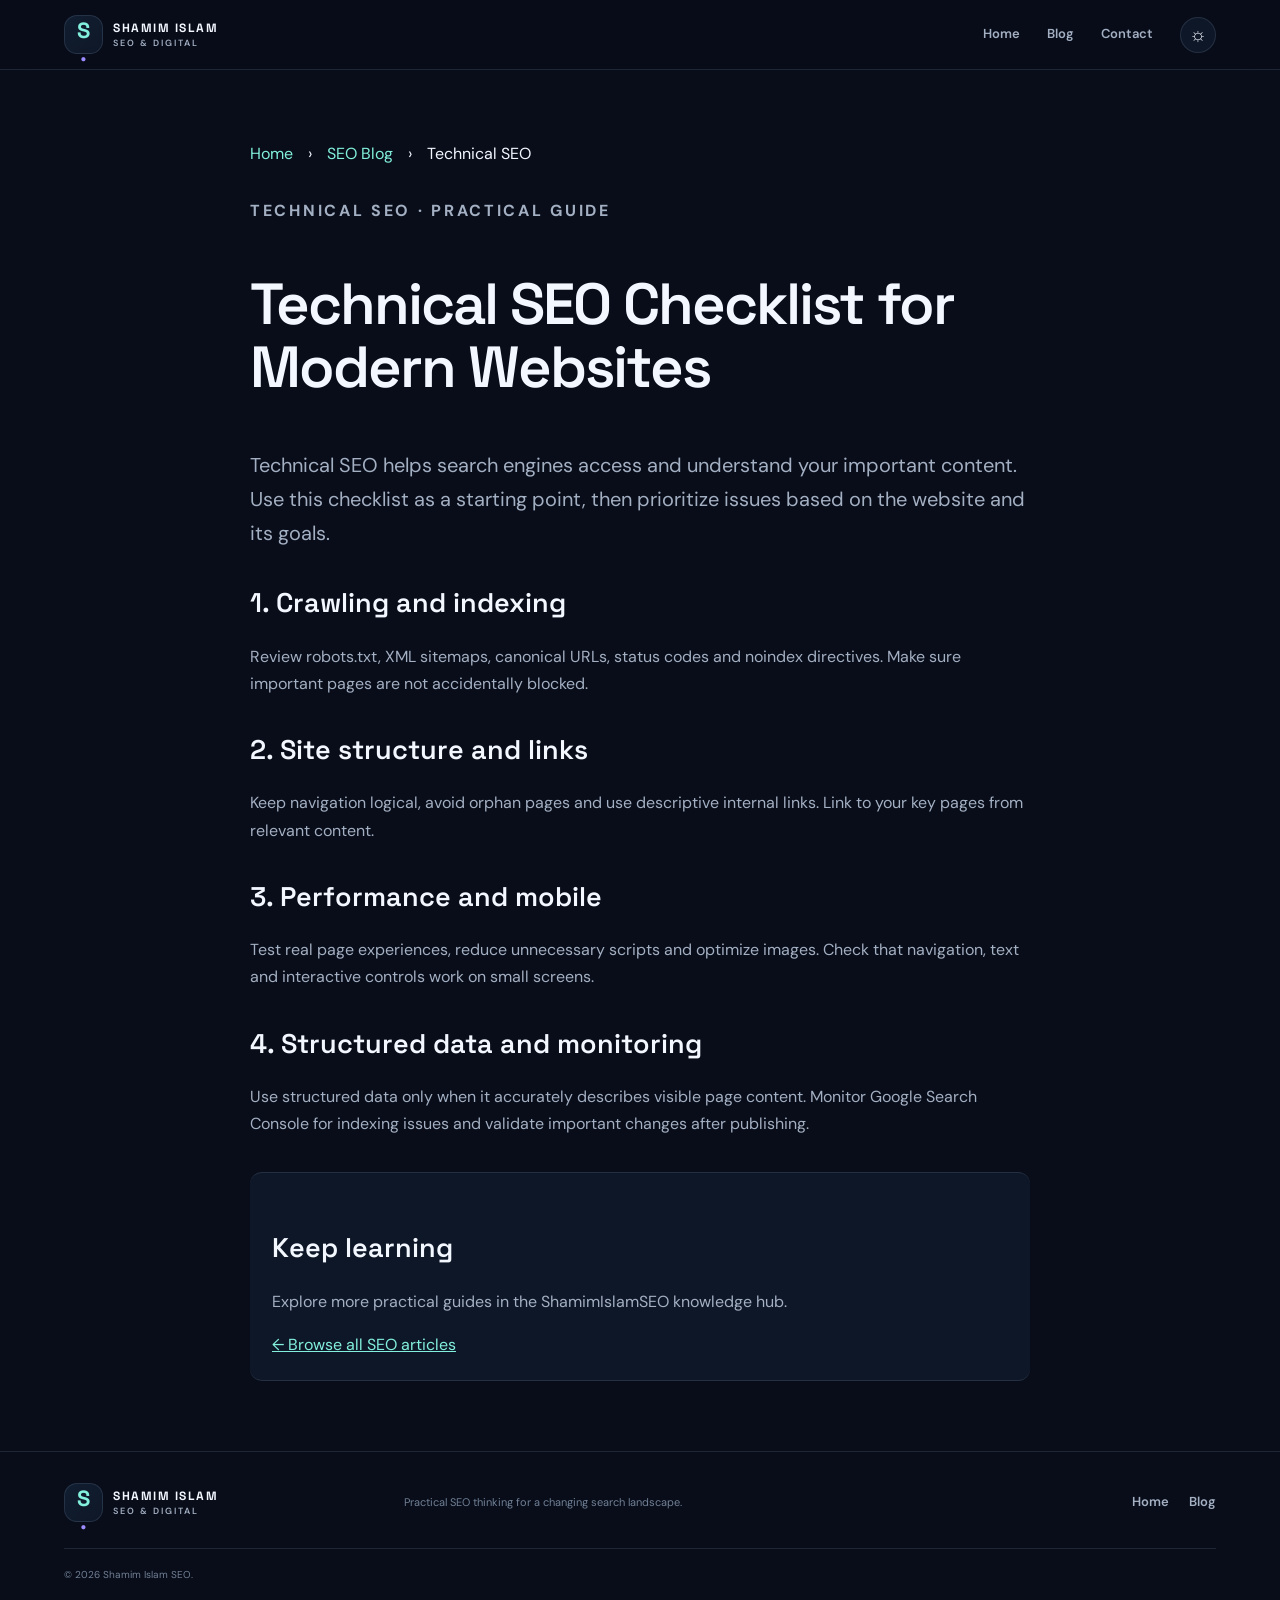
<file: blog/technical-seo.html>
<!doctype html><html lang="en"><head><meta charset="utf-8"><meta name="viewport" content="width=device-width,initial-scale=1"><title>Technical SEO Checklist for Modern Websites | ShamimIslamSEO</title><meta name="description" content="A practical technical SEO checklist for crawling, indexing, site architecture, performance and structured data."><meta name="author" content="Shamim Islam"><meta name="robots" content="index,follow,max-image-preview:large"><link rel="canonical" href="https://shamimislamseo.github.io/blog/technical-seo.html"><meta name="theme-color" content="#080d19"><meta property="og:title" content="Technical SEO Checklist for Modern Websites"><meta property="og:description" content="A practical technical SEO checklist for crawling, indexing, site architecture, performance and structured data."><meta property="og:type" content="article"><meta property="og:url" content="https://shamimislamseo.github.io/blog/technical-seo.html"><link rel="stylesheet" href="../style.css"><script type="application/ld+json">{"@context":"https://schema.org","@graph":[{"@type":"Article","headline":"Technical SEO Checklist for Modern Websites","description":"A practical technical SEO checklist for crawling, indexing, site architecture, performance and structured data.","author":{"@type":"Person","name":"Shamim Islam","url":"https://shamimislamseo.github.io/"},"publisher":{"@type":"Person","name":"Shamim Islam"},"mainEntityOfPage":"https://shamimislamseo.github.io/blog/technical-seo.html","inLanguage":"en"},{"@type":"BreadcrumbList","itemListElement":[{"@type":"ListItem","position":1,"name":"Home","item":"https://shamimislamseo.github.io/"},{"@type":"ListItem","position":2,"name":"SEO Blog","item":"https://shamimislamseo.github.io/blog/"},{"@type":"ListItem","position":3,"name":"Technical SEO Checklist for Modern Websites","item":"https://shamimislamseo.github.io/blog/technical-seo.html"}]}]}</script></head><body><header class="site-header"><a class="brand" href="../"><span class="brand-mark">S<span>·</span></span><span class="brand-name">SHAMIM ISLAM<small>SEO & DIGITAL</small></span></a><button class="menu" aria-label="Toggle navigation" aria-expanded="false">☰</button><nav class="main-nav"><a href="../">Home</a><a href="./">Blog</a><a href="../#contact">Contact</a><button class="theme-toggle" type="button" aria-label="Switch color theme">☼</button></nav></header><main class="section-wrap"><article class="article-body"><nav aria-label="Breadcrumb"><a href="../">Home</a><span>›</span><a href="./">SEO Blog</a><span>›</span><span>Technical SEO</span></nav><p class="eyebrow">TECHNICAL SEO · PRACTICAL GUIDE</p><h1>Technical SEO Checklist for Modern Websites</h1><p class="lead">Technical SEO helps search engines access and understand your important content. Use this checklist as a starting point, then prioritize issues based on the website and its goals.</p><h2>1. Crawling and indexing</h2><p>Review robots.txt, XML sitemaps, canonical URLs, status codes and noindex directives. Make sure important pages are not accidentally blocked.</p><h2>2. Site structure and links</h2><p>Keep navigation logical, avoid orphan pages and use descriptive internal links. Link to your key pages from relevant content.</p><h2>3. Performance and mobile</h2><p>Test real page experiences, reduce unnecessary scripts and optimize images. Check that navigation, text and interactive controls work on small screens.</p><h2>4. Structured data and monitoring</h2><p>Use structured data only when it accurately describes visible page content. Monitor Google Search Console for indexing issues and validate important changes after publishing.</p><div class="section-band" style="padding:22px;border-radius:12px;margin-top:35px"><h2>Keep learning</h2><p>Explore more practical guides in the ShamimIslamSEO knowledge hub.</p><a href="./">← Browse all SEO articles</a></div></article></main><footer class="site-footer"><a class="brand footer-brand" href="../"><span class="brand-mark">S<span>·</span></span><span class="brand-name">SHAMIM ISLAM<small>SEO & DIGITAL</small></span></a><p>Practical SEO thinking for a changing search landscape.</p><div class="footer-links"><a href="../">Home</a><a href="./">Blog</a></div><small>© <span id="year"></span> Shamim Islam SEO.</small></footer><script>document.getElementById('year').textContent=new Date().getFullYear();const menu=document.querySelector('.menu'),nav=document.querySelector('.main-nav');menu.onclick=()=>{const open=nav.classList.toggle('is-open');menu.setAttribute('aria-expanded',String(open));menu.textContent=open?'×':'☰'};nav.querySelectorAll('a').forEach(a=>a.onclick=()=>{nav.classList.remove('is-open');menu.setAttribute('aria-expanded','false');menu.textContent='☰'});const t=document.querySelector('.theme-toggle');if(localStorage.getItem('sis-theme')==='light')document.documentElement.dataset.theme='light';t.textContent=document.documentElement.dataset.theme==='light'?'☾':'☼';t.onclick=()=>{const light=document.documentElement.dataset.theme!=='light';document.documentElement.dataset.theme=light?'light':'dark';localStorage.setItem('sis-theme',light?'light':'dark');t.textContent=light?'☾':'☼'};</script></body></html>
</file>
<file: site.css>
:root{color-scheme:light;--bg:#f7f8fa;--surface:#fff;--surface-2:#f0f3f7;--text:#172235;--muted:#647187;--faint:#8490a2;--line:#e2e7ee;--accent:#315f9f;--accent-soft:#eaf0f8;--header:rgba(255,255,255,.94);--shadow:0 12px 34px rgba(25,45,75,.07);--radius:14px}
:root[data-theme="dark"]{color-scheme:dark;--bg:#101722;--surface:#172231;--surface-2:#1d2a3a;--text:#edf2f8;--muted:#b0bdcd;--faint:#8392a6;--line:#2a394b;--accent:#91b6e8;--accent-soft:#24364d;--header:rgba(16,23,34,.94);--shadow:0 12px 34px rgba(0,0,0,.2)}
*{box-sizing:border-box}html{scroll-behavior:smooth;scroll-padding-top:82px}body{margin:0;background:var(--bg);color:var(--text);font:15px/1.7 Inter,Arial,sans-serif;overflow-x:hidden;transition:background .2s,color .2s}a{color:inherit}button,input,textarea,select{font:inherit}button{cursor:pointer}.wrap{width:min(1100px,90%);margin-inline:auto}.site-header{position:sticky;top:0;z-index:50;background:var(--header);border-bottom:1px solid var(--line);backdrop-filter:blur(12px)}.header-inner{width:min(1100px,90%);height:70px;margin:auto;display:flex;align-items:center;justify-content:space-between;gap:24px}.brand{display:flex;align-items:center;gap:10px;text-decoration:none}.brand-mark{width:38px;height:38px;border:1px solid var(--line);border-radius:10px;display:grid;place-items:center;background:var(--surface-2);color:var(--accent);font-weight:800;font-family:Manrope,Inter,sans-serif}.brand-name{font:800 12px Manrope,Inter,sans-serif;letter-spacing:1.1px;line-height:1.4}.brand-name small{display:block;color:var(--muted);font:600 9px Inter,sans-serif;letter-spacing:1.4px}.main-nav{display:flex;align-items:center;gap:22px}.main-nav a{color:var(--muted);font-size:13px;font-weight:600;text-decoration:none;transition:color .18s}.main-nav a:hover{color:var(--accent)}.theme-toggle,.menu-toggle{width:36px;height:36px;border:1px solid var(--line);border-radius:10px;background:var(--surface);color:var(--text);display:grid;place-items:center;font-size:17px}.menu-toggle{display:none}.hero{padding:96px 0 88px;display:grid;grid-template-columns:1.1fr .9fr;align-items:center;gap:60px;min-height:570px}.eyebrow{margin:0 0 16px;color:var(--accent);font-size:10px;font-weight:800;letter-spacing:2px;text-transform:uppercase}.hero h1{margin:0;font:700 clamp(43px,6vw,70px)/1.06 Manrope,Inter,sans-serif;letter-spacing:-2.8px}.hero h1 span,.section-title span{color:var(--accent)}.hero-lead{max-width:560px;margin:22px 0 0;color:var(--muted);font-size:16px;line-height:1.85}.actions{display:flex;gap:11px;flex-wrap:wrap;margin-top:27px}.btn{display:inline-flex;align-items:center;justify-content:center;gap:9px;padding:11px 16px;border:1px solid var(--line);border-radius:9px;background:var(--surface);color:var(--text);font-size:13px;font-weight:700;text-decoration:none;transition:background .18s,border-color .18s,transform .18s}.btn:hover{transform:translateY(-2px);border-color:var(--accent)}.btn-primary{background:var(--accent);border-color:var(--accent);color:#fff}.btn-primary:hover{filter:brightness(.94)}:root[data-theme="dark"] .btn-primary{color:#122033}.hero-note{margin-top:26px;color:var(--faint);font-size:11px}.hero-visual{min-height:330px;display:grid;place-items:center}.visual-card{width:min(100%,390px);padding:26px;border:1px solid var(--line);border-radius:18px;background:var(--surface);box-shadow:var(--shadow)}.visual-top{display:flex;justify-content:space-between;align-items:center;color:var(--muted);font-size:11px;font-weight:700;letter-spacing:1px}.visual-mark{width:44px;height:44px;border-radius:12px;display:grid;place-items:center;background:var(--accent-soft);color:var(--accent);font-size:23px}.visual-card h2{margin:24px 0 5px;font:700 25px Manrope,Inter,sans-serif;letter-spacing:-.8px}.visual-card p{margin:0;color:var(--muted);font-size:13px}.visual-lines{display:grid;gap:9px;margin-top:25px}.visual-lines i{height:7px;border-radius:9px;background:var(--surface-2)}.visual-lines i:nth-child(1){width:92%;background:var(--accent)}.visual-lines i:nth-child(2){width:74%}.visual-lines i:nth-child(3){width:84%}.visual-foot{display:flex;justify-content:space-between;margin-top:20px;padding-top:15px;border-top:1px solid var(--line);color:var(--faint);font-size:10px;letter-spacing:.7px}.section{padding:78px 0}.section-alt{background:var(--surface);border-block:1px solid var(--line)}.section-head{max-width:650px;margin-bottom:30px}.section-title{margin:0;font:700 clamp(32px,4.3vw,48px)/1.12 Manrope,Inter,sans-serif;letter-spacing:-1.7px}.section-intro{margin:14px 0 0;color:var(--muted);font-size:14px}.about-grid{display:grid;grid-template-columns:.8fr 1.2fr;gap:65px;align-items:start}.about-copy p{margin:0 0 15px;color:var(--muted)}.about-copy .lead{color:var(--text);font:600 21px/1.55 Manrope,Inter,sans-serif}.text-link{color:var(--accent);font-size:13px;font-weight:700;text-decoration:none}.service-grid{display:grid;grid-template-columns:repeat(3,1fr);gap:14px}.service-card{padding:22px;border:1px solid var(--line);border-radius:var(--radius);background:var(--bg);transition:border-color .18s,transform .18s}.service-card:hover{transform:translateY(-3px);border-color:var(--accent)}.service-icon{width:38px;height:38px;display:grid;place-items:center;border-radius:10px;background:var(--accent-soft);color:var(--accent);font-size:18px}.service-card h3{margin:18px 0 7px;font:700 17px Manrope,Inter,sans-serif}.service-card p{margin:0;color:var(--muted);font-size:13px}.skill-list{display:flex;flex-wrap:wrap;gap:9px;margin-top:22px}.skill-list span{padding:7px 11px;border:1px solid var(--line);border-radius:30px;background:var(--surface);color:var(--muted);font-size:12px;font-weight:600}.tool-layout{display:grid;grid-template-columns:220px 1fr;gap:18px;align-items:start}.tool-tabs{display:grid;gap:6px}.tool-tab{width:100%;padding:11px 13px;text-align:left;border:1px solid transparent;border-radius:9px;background:transparent;color:var(--muted);font-size:13px;font-weight:650}.tool-tab:hover,.tool-tab.active{background:var(--accent-soft);border-color:var(--line);color:var(--accent)}.tool-panel{display:none;padding:24px;border:1px solid var(--line);border-radius:var(--radius);background:var(--surface)}.tool-panel.active{display:block}.tool-heading{margin:0 0 5px;font:700 19px Manrope,Inter,sans-serif}.tool-description{margin:0 0 18px;color:var(--muted);font-size:13px}.field-grid{display:grid;grid-template-columns:repeat(2,minmax(0,1fr));gap:13px}.field{display:grid;gap:6px;color:var(--muted);font-size:12px;font-weight:650}.field.full{grid-column:1/-1}.field input,.field textarea,.field select,.tool-input{width:100%;padding:11px 12px;border:1px solid var(--line);border-radius:8px;background:var(--bg);color:var(--text);font-size:13px;outline:none}.field input:focus,.field textarea:focus,.field select:focus,.tool-input:focus{border-color:var(--accent);box-shadow:0 0 0 3px var(--accent-soft)}.tool-input{min-height:130px;resize:vertical}.tool-actions{display:flex;gap:8px;flex-wrap:wrap;margin-top:13px}.tool-output{margin-top:16px;padding:13px;border:1px solid var(--line);border-radius:9px;background:var(--bg);color:var(--muted);font-size:12px;overflow-wrap:anywhere}.tool-output:empty{display:none}.result-list{display:grid;grid-template-columns:repeat(2,minmax(0,1fr));gap:8px;margin-top:14px}.result{padding:10px;border:1px solid var(--line);border-radius:8px;background:var(--bg);font-size:12px}.result b{display:block;color:var(--text)}.result small{color:var(--muted)}.result.good b{color:#26835e}.serp-preview{margin-top:16px;padding:16px;border:1px solid var(--line);border-radius:9px;background:var(--bg)}.serp-url{color:#26835e;font-size:11px}.serp-title{color:#315f9f;font-size:18px}.serp-description{color:var(--muted);font-size:12px}.counter-grid{display:grid;grid-template-columns:repeat(4,1fr);gap:8px;margin-top:14px}.counter-item{padding:12px;border:1px solid var(--line);border-radius:9px;background:var(--bg)}.counter-item b{display:block;font-size:20px;color:var(--accent)}.counter-item small{color:var(--muted);font-size:10px}.process-grid{display:grid;grid-template-columns:repeat(3,1fr);gap:20px}.process-item{padding-top:15px;border-top:1px solid var(--line)}.process-number{color:var(--accent);font-size:11px;font-weight:800;letter-spacing:1px}.process-item h3{margin:10px 0 6px;font:700 18px Manrope,Inter,sans-serif}.process-item p{margin:0;color:var(--muted);font-size:13px}.project-grid{display:grid;grid-template-columns:repeat(3,1fr);gap:14px}.project-card{padding:20px;border:1px solid var(--line);border-radius:var(--radius);background:var(--surface);text-decoration:none;transition:transform .18s,border-color .18s}.project-card:hover{transform:translateY(-3px);border-color:var(--accent)}.project-top{display:flex;align-items:center;justify-content:space-between;color:var(--accent);font-size:12px;font-weight:800;letter-spacing:1px}.project-card h3{margin:23px 0 6px;font:700 18px Manrope,Inter,sans-serif}.project-card p{margin:0;color:var(--muted);font-size:13px}.contact-box{display:flex;align-items:center;justify-content:space-between;gap:24px;padding:30px;border:1px solid var(--line);border-radius:16px;background:var(--surface)}.contact-box h2{margin:0;font:700 clamp(27px,4vw,40px)/1.15 Manrope,Inter,sans-serif;letter-spacing:-1px}.contact-box p{margin:10px 0 0;color:var(--muted);font-size:13px}.contact-links{display:flex;flex-wrap:wrap;gap:9px}.footer{display:flex;align-items:center;justify-content:space-between;gap:18px;padding:25px 0;color:var(--faint);font-size:11px}.footer-links{display:flex;gap:16px;flex-wrap:wrap}.footer a{color:var(--muted);text-decoration:none}.footer a:hover{color:var(--accent)}.back-top{position:fixed;right:20px;bottom:20px;z-index:30;width:38px;height:38px;display:grid;place-items:center;border:1px solid var(--line);border-radius:10px;background:var(--surface);color:var(--text);text-decoration:none;box-shadow:var(--shadow);opacity:0;pointer-events:none;transition:opacity .2s}.back-top.visible{opacity:1;pointer-events:auto}.reveal{opacity:0;transform:translateY(10px);transition:opacity .45s ease,transform .45s ease}.reveal.visible{opacity:1;transform:none}#progress{position:fixed;top:0;left:0;z-index:100;width:100%;height:2px;background:var(--accent);transform:scaleX(0);transform-origin:left}
@media(max-width:850px){.hero{grid-template-columns:1fr;gap:25px;padding:75px 0}.hero-visual{min-height:280px}.about-grid{grid-template-columns:1fr;gap:18px}.service-grid{grid-template-columns:repeat(2,1fr)}.tool-layout{grid-template-columns:1fr}.tool-tabs{display:flex;overflow-x:auto;padding-bottom:5px}.tool-tab{white-space:nowrap;width:auto}.project-grid{grid-template-columns:1fr 1fr}}
@media(max-width:650px){.header-inner{height:62px}.menu-toggle{display:grid}.main-nav{display:none;position:absolute;top:62px;left:0;right:0;padding:12px 5% 18px;background:var(--header);border-bottom:1px solid var(--line);align-items:stretch;gap:0}.main-nav.open{display:flex;flex-direction:column}.main-nav>a{padding:11px 0;border-bottom:1px solid var(--line)}.main-nav .theme-toggle{margin-top:12px;align-self:flex-start}.hero{padding:65px 0 55px;min-height:auto}.hero h1{letter-spacing:-1.8px}.hero-lead{font-size:14px}.visual-card{padding:21px}.section{padding:62px 0}.service-grid,.project-grid,.process-grid{grid-template-columns:1fr}.field-grid{grid-template-columns:1fr}.field.full{grid-column:auto}.counter-grid{grid-template-columns:repeat(2,1fr)}.result-list{grid-template-columns:1fr}.contact-box{align-items:flex-start;flex-direction:column;padding:23px}.contact-links{width:100%}.footer{align-items:flex-start;flex-direction:column}.wrap{width:90%}}
@media(prefers-reduced-motion:reduce){*,*:before,*:after{scroll-behavior:auto!important;animation:none!important;transition:none!important}.reveal{opacity:1;transform:none}}
</file>
<file: style.css>
@import url('https://fonts.googleapis.com/css2?family=DM+Sans:wght@400;500;600;700&family=Space+Grotesk:wght@400;500;600;700&display=swap');
:root{color-scheme:dark;--bg:#080d19;--surface:#0e1727;--surface2:#111e31;--text:#f3f7ff;--muted:#a3afc2;--faint:#718096;--line:rgba(164,190,220,.15);--accent:#82f0dc;--accent2:#9c8cff;--shadow:0 24px 70px rgba(0,0,0,.25);--header:rgba(8,13,25,.82)}
:root[data-theme="light"]{color-scheme:light;--bg:#f4f7fb;--surface:#fff;--surface2:#edf2f8;--text:#152033;--muted:#56657a;--faint:#728097;--line:rgba(35,58,86,.15);--accent:#087f78;--accent2:#6750c7;--shadow:0 24px 60px rgba(30,54,85,.09);--header:rgba(247,250,255,.86)}
*{box-sizing:border-box}html{scroll-behavior:smooth;scroll-padding-top:90px}body{margin:0;background:var(--bg);color:var(--text);font-family:'DM Sans',system-ui,sans-serif;line-height:1.7;overflow-x:hidden;transition:background .3s,color .3s}a{color:inherit}.ambient{position:absolute;width:380px;height:380px;border-radius:50%;filter:blur(100px);opacity:.12;pointer-events:none;z-index:-1}.ambient-a{top:150px;left:-200px;background:#4fe4d2}.ambient-b{top:420px;right:-220px;background:#8b70ff}
.site-header{position:sticky;top:0;z-index:100;display:flex;justify-content:space-between;align-items:center;padding:15px max(5%,calc((100% - 1180px)/2));background:var(--header);border-bottom:1px solid var(--line);backdrop-filter:blur(20px);-webkit-backdrop-filter:blur(20px)}.brand{display:flex;align-items:center;gap:10px;text-decoration:none}.brand-mark{display:grid;place-items:center;width:39px;height:39px;border:1px solid var(--line);border-radius:13px;background:linear-gradient(145deg,var(--surface2),var(--surface));font:700 22px 'Space Grotesk';color:var(--accent)}.brand-mark span{color:var(--accent2)}.brand-name{font:700 12px 'Space Grotesk';letter-spacing:1.5px;line-height:1.4}.brand-name small{display:block;color:var(--muted);font:600 9px 'DM Sans';letter-spacing:2px}.main-nav{display:flex;align-items:center;gap:27px}.main-nav>a,.footer-links a{color:var(--muted);text-decoration:none;font-size:13px;font-weight:600;transition:color .2s}.main-nav>a:hover,.footer-links a:hover{color:var(--accent)}.menu{display:none}.theme-toggle{width:36px;height:36px;border:1px solid var(--line);border-radius:50%;background:var(--surface);color:var(--text);font-size:19px;cursor:pointer}
.section-wrap{width:min(1120px,90%);margin-inline:auto}.hero{min-height:calc(100svh - 70px);display:grid;grid-template-columns:1.08fr .92fr;align-items:center;gap:35px;position:relative;padding-block:95px 100px}.hero-grid{position:absolute;inset:0;pointer-events:none;opacity:.18;background-image:linear-gradient(var(--line) 1px,transparent 1px),linear-gradient(90deg,var(--line) 1px,transparent 1px);background-size:55px 55px;mask-image:radial-gradient(ellipse at 60% 45%,#000,transparent 72%)}.hero-copy{position:relative;z-index:2}.eyebrow{margin:0 0 19px;color:var(--accent);font-size:10px;font-weight:700;letter-spacing:2.7px}.live-dot{display:inline-block;width:7px;height:7px;margin-right:9px;border-radius:50%;background:#55e7b2;box-shadow:0 0 12px #55e7b2;animation:pulse 2.4s infinite}.hero h1,.section-heading h2,.contact-panel h2{font:600 clamp(44px,6vw,78px)/1.04 'Space Grotesk',sans-serif;letter-spacing:-3px;margin:0}.hero h1 span,.section-heading h2 span,.contact-panel h2 span{color:var(--accent)}.hero-lead{max-width:550px;color:var(--muted);font-size:17px;line-height:1.85;margin:25px 0 0}.hero-actions{display:flex;gap:12px;flex-wrap:wrap;margin-top:30px}.button{display:inline-flex;align-items:center;justify-content:center;gap:14px;padding:13px 18px;border-radius:10px;text-decoration:none;font-size:13px;font-weight:700;transition:transform .25s,background .25s,border-color .25s,box-shadow .25s}.button:hover{transform:translateY(-3px)}.button-primary{background:var(--accent);color:#09201f;box-shadow:0 9px 26px rgba(75,225,202,.12)}.button-primary:hover{box-shadow:0 13px 32px rgba(75,225,202,.23)}.button-secondary{border:1px solid var(--line);background:var(--surface);color:var(--text)}.button-secondary:hover{border-color:var(--accent)}.trust-line{display:flex;align-items:center;gap:9px;color:var(--faint);font-size:11px;margin-top:38px}.trust-icon{color:var(--accent2);font-size:18px}
.hero-visual{position:relative;min-height:430px;display:grid;place-items:center;isolation:isolate}.visual-orbit{position:absolute;left:50%;top:47%;border:1px solid rgba(130,240,220,.25);border-radius:50%;transform:translate(-50%,-50%);animation:orbit 35s linear infinite}.orbit-a{width:330px;height:330px}.orbit-b{width:435px;height:435px;border-color:rgba(156,140,255,.2);border-style:dashed;animation-duration:52s;animation-direction:reverse}.visual-core{width:205px;height:205px;display:flex;flex-direction:column;align-items:center;justify-content:center;gap:8px;border-radius:50%;border:1px solid rgba(130,240,220,.35);background:radial-gradient(circle at 30% 20%,rgba(130,240,220,.17),transparent 55%),var(--surface);box-shadow:0 0 80px rgba(80,220,202,.08),inset 0 0 40px rgba(130,240,220,.04);font-size:10px;letter-spacing:3px;text-align:center;animation:bob 5s ease-in-out infinite}.visual-core b{font-size:13px;letter-spacing:2px}.core-icon{font-size:57px;line-height:1;color:var(--accent);font-family:Arial,sans-serif}.float-card{position:absolute;display:flex;align-items:center;gap:12px;padding:13px 15px;border:1px solid var(--line);border-radius:13px;background:color-mix(in srgb,var(--surface) 88%,transparent);box-shadow:var(--shadow);backdrop-filter:blur(15px);animation:bob 5.5s ease-in-out infinite}.float-card small,.float-card b{display:block}.float-card small{font-size:10px;color:var(--muted)}.float-card b{font-size:12px}.mini-icon{display:grid;place-items:center;width:34px;height:34px;border-radius:10px;background:var(--surface2);color:var(--accent);font-size:19px}.card-rank{top:80px;right:-5px}.card-ai{bottom:65px;left:-10px;animation-delay:-2.5s}.visual-caption{position:absolute;bottom:5px;color:var(--faint);font-size:10px;letter-spacing:1px}.scroll-cue{position:absolute;bottom:28px;left:0;display:flex;align-items:center;gap:10px;font-size:9px;letter-spacing:2px;color:var(--faint)}.scroll-cue span{height:1px;width:28px;background:var(--accent)}
.section-pad{padding-block:105px}.section-heading{margin-bottom:42px}.section-heading h2{font-size:clamp(36px,4.5vw,55px);letter-spacing:-2px}.section-intro{max-width:590px;color:var(--muted);margin:18px 0 0}.section-heading .eyebrow{margin-bottom:16px}.section-heading h2 span{color:var(--accent)}#about{display:grid;grid-template-columns:.85fr 1.15fr;gap:75px;align-items:start}.about-copy{max-width:620px}.about-copy p{color:var(--muted);margin-top:0}.about-copy .large-copy{font:500 22px/1.55 'Space Grotesk';color:var(--text)}.text-link{display:inline-flex;gap:15px;align-items:center;color:var(--accent);text-decoration:none;font-size:13px;font-weight:700;margin-top:12px}
.section-band{background:var(--surface);border-block:1px solid var(--line)}.service-grid{display:grid;grid-template-columns:repeat(4,1fr);gap:15px}.service-card{padding:23px 21px 25px;border:1px solid var(--line);border-radius:15px;background:var(--bg);transition:transform .25s,border-color .25s,box-shadow .25s}.service-card:hover{transform:translateY(-6px);border-color:color-mix(in srgb,var(--accent) 45%,var(--line));box-shadow:var(--shadow)}.service-top{display:flex;justify-content:space-between;align-items:center}.service-number{font-size:10px;color:var(--faint);letter-spacing:1px}.service-symbol{font-size:25px;color:var(--accent)}.service-card h3{font:600 20px 'Space Grotesk';margin:35px 0 10px}.service-card p,.work-meta p,.article-card p{font-size:13px;color:var(--muted);line-height:1.8}.service-card>a{display:inline-flex;gap:8px;margin-top:10px;color:var(--accent);font-size:11px;font-weight:700;text-decoration:none}
.work-grid{display:grid;grid-template-columns:repeat(3,1fr);gap:17px}.work-card{min-width:0;padding:13px;border:1px solid var(--line);border-radius:16px;background:var(--surface);text-decoration:none;transition:transform .25s,border-color .25s}.work-card:hover{transform:translateY(-5px);border-color:var(--accent)}.work-label{display:block;margin:7px 6px 13px;font-size:9px;letter-spacing:1.6px;color:var(--faint)}.work-art{height:170px;border-radius:10px;display:flex;align-items:center;justify-content:center;position:relative;overflow:hidden}.art-blog{background:radial-gradient(circle at 50% 50%,rgba(130,240,220,.18),transparent 60%),linear-gradient(135deg,#102c36,#101729)}.art-blog>span{font:700 60px 'Space Grotesk';color:#eafffb;letter-spacing:-5px}.art-plus{color:#82f0dc}.work-art i{position:absolute;bottom:18px;font-size:10px;color:#b6c8d2;font-style:normal;letter-spacing:2px}.art-code{background:radial-gradient(circle at 50%,rgba(156,140,255,.22),transparent 60%),linear-gradient(135deg,#221d40,#111729)}.code-bracket{font:600 60px 'Space Grotesk';color:#c3b9ff}.art-web{background:radial-gradient(circle at 50%,rgba(130,240,220,.13),transparent 70%),#101929}.web-window{display:grid;grid-template-columns:repeat(3,1fr);gap:8px;width:125px;height:90px;padding:12px;border:1px solid rgba(130,240,220,.35);border-radius:9px;background:rgba(8,13,25,.6)}.web-window b{height:5px;border-radius:4px;background:#82f0dc}.web-window i{height:36px;border-radius:4px;background:linear-gradient(145deg,rgba(130,240,220,.28),rgba(156,140,255,.1))}.work-meta{display:flex;justify-content:space-between;align-items:center;gap:12px;padding:14px 6px 5px}.work-meta h3{font:600 17px 'Space Grotesk';margin:0}.work-meta p{margin:5px 0 0;font-size:11px}.arrow-circle{flex-shrink:0;display:grid;place-items:center;width:33px;height:33px;border:1px solid var(--line);border-radius:50%;color:var(--accent)}.honesty-note{font-size:11px;color:var(--faint);margin-top:20px}
.process-layout{display:grid;grid-template-columns:.9fr 1.1fr;gap:90px}.process-list{border-top:1px solid var(--line)}.process-item{display:grid;grid-template-columns:50px 1fr;gap:17px;padding:21px 0;border-bottom:1px solid var(--line)}.process-item>span{font:600 16px 'Space Grotesk';color:var(--accent2)}.process-item h3{font:600 18px 'Space Grotesk';margin:0 0 4px}.process-item p{font-size:13px;color:var(--muted);margin:0}
.article-grid{display:grid;grid-template-columns:repeat(3,1fr);gap:16px}.article-card{display:flex;flex-direction:column;padding:25px;border:1px solid var(--line);border-radius:14px;background:var(--surface);text-decoration:none;transition:transform .25s,border-color .25s}.article-card:hover{transform:translateY(-5px);border-color:var(--accent)}.article-category{font-size:9px;font-weight:700;letter-spacing:1.7px;color:var(--accent2)}.article-card h3{font:600 20px/1.35 'Space Grotesk';margin:22px 0 5px}.article-card p{margin:5px 0 25px}.article-read{display:flex;justify-content:space-between;align-items:center;margin-top:auto;padding-top:14px;border-top:1px solid var(--line);font-size:11px;color:var(--muted)}.article-read b{font-size:17px;color:var(--accent)}.center-action{text-align:center;margin-top:32px}
.contact-wrap{padding:0 5% 90px}.contact-panel{display:flex;justify-content:space-between;align-items:center;gap:35px;padding:clamp(28px,5vw,65px);border:1px solid var(--line);border-radius:20px;background:radial-gradient(circle at 90% 10%,rgba(130,240,220,.12),transparent 35%),var(--surface)}.contact-panel h2{font-size:clamp(35px,4vw,54px);letter-spacing:-2px}.contact-panel>div:first-child>p:last-child{color:var(--muted);max-width:450px}.contact-actions{display:flex;flex-direction:column;gap:11px;min-width:210px}.site-footer{display:grid;grid-template-columns:1fr 1.5fr 1fr;align-items:center;gap:25px;padding:30px 5%;border-top:1px solid var(--line)}.site-footer>p{font-size:11px;color:var(--faint)}.footer-links{display:flex;justify-content:flex-end;gap:20px}.site-footer>small{grid-column:1/-1;color:var(--faint);font-size:10px;padding-top:17px;border-top:1px solid var(--line)}
.reveal{opacity:0;transform:translateY(18px);transition:opacity .7s ease,transform .7s cubic-bezier(.2,.8,.2,1)}.reveal.is-visible{opacity:1;transform:none}
@keyframes orbit{to{transform:translate(-50%,-50%) rotate(360deg)}}@keyframes bob{0%,100%{translate:0 0}50%{translate:0 -9px}}@keyframes pulse{50%{opacity:.45}}
/* Shared blog article styles */
body:has(.blog-page) .hero{min-height:auto;display:block;padding-block:85px;text-align:center}body:has(.blog-page) .hero h1{font:600 clamp(42px,6vw,70px)/1.1 'Space Grotesk';letter-spacing:-2px}body:has(.blog-page) .hero .hero-lead{margin-inline:auto}body:has(.blog-page) .section{max-width:900px}.blog-tools{display:grid;gap:17px;margin:28px 0}.blog-tools input{width:100%;padding:15px 17px;border:1px solid var(--line);border-radius:10px;background:var(--surface);color:var(--text);font:inherit}.filters{display:flex;gap:8px;flex-wrap:wrap}.filter{padding:9px 13px;border:1px solid var(--line);border-radius:30px;background:var(--surface);color:var(--muted);font:600 12px 'DM Sans';cursor:pointer}.filter.active,.filter:hover{background:var(--accent);color:#09201f;border-color:var(--accent)}#posts{display:grid;grid-template-columns:repeat(2,minmax(0,1fr));gap:16px}#posts article{padding:24px;border:1px solid var(--line);border-radius:14px;background:var(--surface)}#posts h3{font:600 21px 'Space Grotesk'}#posts p{font-size:13px;color:var(--muted)}#posts a,.article-body a{color:var(--accent)}.article-body{max-width:780px;margin:auto;padding:70px 0}.article-body h1{font:600 clamp(36px,5vw,58px)/1.1 'Space Grotesk';letter-spacing:-2px}.article-body h2{font:600 27px 'Space Grotesk';margin-top:35px}.article-body p,.article-body li{color:var(--muted);font-size:16px}.article-body .lead{font-size:20px}.article-body nav{display:flex;gap:15px;margin-bottom:30px}.article-body nav a{text-decoration:none}.theme-toggle{flex-shrink:0}
@media(max-width:950px){.hero{grid-template-columns:1fr;padding-block:80px 95px}.hero-copy{max-width:700px}.hero-visual{min-height:380px}.scroll-cue{display:none}.service-grid{grid-template-columns:repeat(2,1fr)}.process-layout{gap:45px}.contact-panel{align-items:flex-start;flex-direction:column}.contact-actions{flex-direction:row;flex-wrap:wrap}.site-footer{grid-template-columns:1fr 1fr}.site-footer>p{grid-row:2}.footer-links{grid-column:2;grid-row:1;flex-wrap:wrap}.site-footer>small{grid-row:3}}
@media(max-width:680px){.site-header{padding:12px 5%}.menu{display:block;border:1px solid var(--line);border-radius:9px;background:var(--surface);color:var(--text);padding:6px 10px;font-size:20px}.main-nav{display:none;position:absolute;top:100%;left:0;right:0;flex-direction:column;align-items:stretch;gap:0;padding:10px 5% 18px;background:var(--header);border-bottom:1px solid var(--line)}.main-nav.is-open{display:flex}.main-nav>a{padding:12px 4px;border-bottom:1px solid var(--line)}.theme-toggle{margin-top:12px}.hero{min-height:auto;padding-block:75px 80px;gap:10px}.hero h1{font-size:clamp(43px,12vw,64px);letter-spacing:-2.5px}.hero-lead{font-size:15px}.hero-visual{min-height:350px;transform:scale(.9);margin:-5px -20px}.orbit-a{width:280px;height:280px}.orbit-b{width:350px;height:350px}.visual-core{width:170px;height:170px}.card-rank{right:0;top:50px}.card-ai{left:0;bottom:35px}.section-pad{padding-block:75px}.section-heading{margin-bottom:28px}.section-heading h2{font-size:39px}.about-copy .large-copy{font-size:19px}#about{grid-template-columns:1fr;gap:15px}.service-grid,.work-grid,.article-grid,#posts{grid-template-columns:1fr}.service-card{padding:22px}.work-art{height:150px}.process-layout{grid-template-columns:1fr;gap:15px}.contact-wrap{padding:0 5% 60px}.contact-actions{flex-direction:column;width:100%}.site-footer{grid-template-columns:1fr;gap:15px}.site-footer>p,.footer-links,.site-footer>small{grid-column:1;grid-row:auto}.footer-links{justify-content:flex-start}.footer-brand{width:max-content}.article-body{padding:45px 0}.article-body h1{font-size:40px}.filters .filter{font-size:11px}}
@media(prefers-reduced-motion:reduce){*,*:before,*:after{scroll-behavior:auto!important;animation:none!important;transition:none!important}.reveal{opacity:1;transform:none}}
</file>
